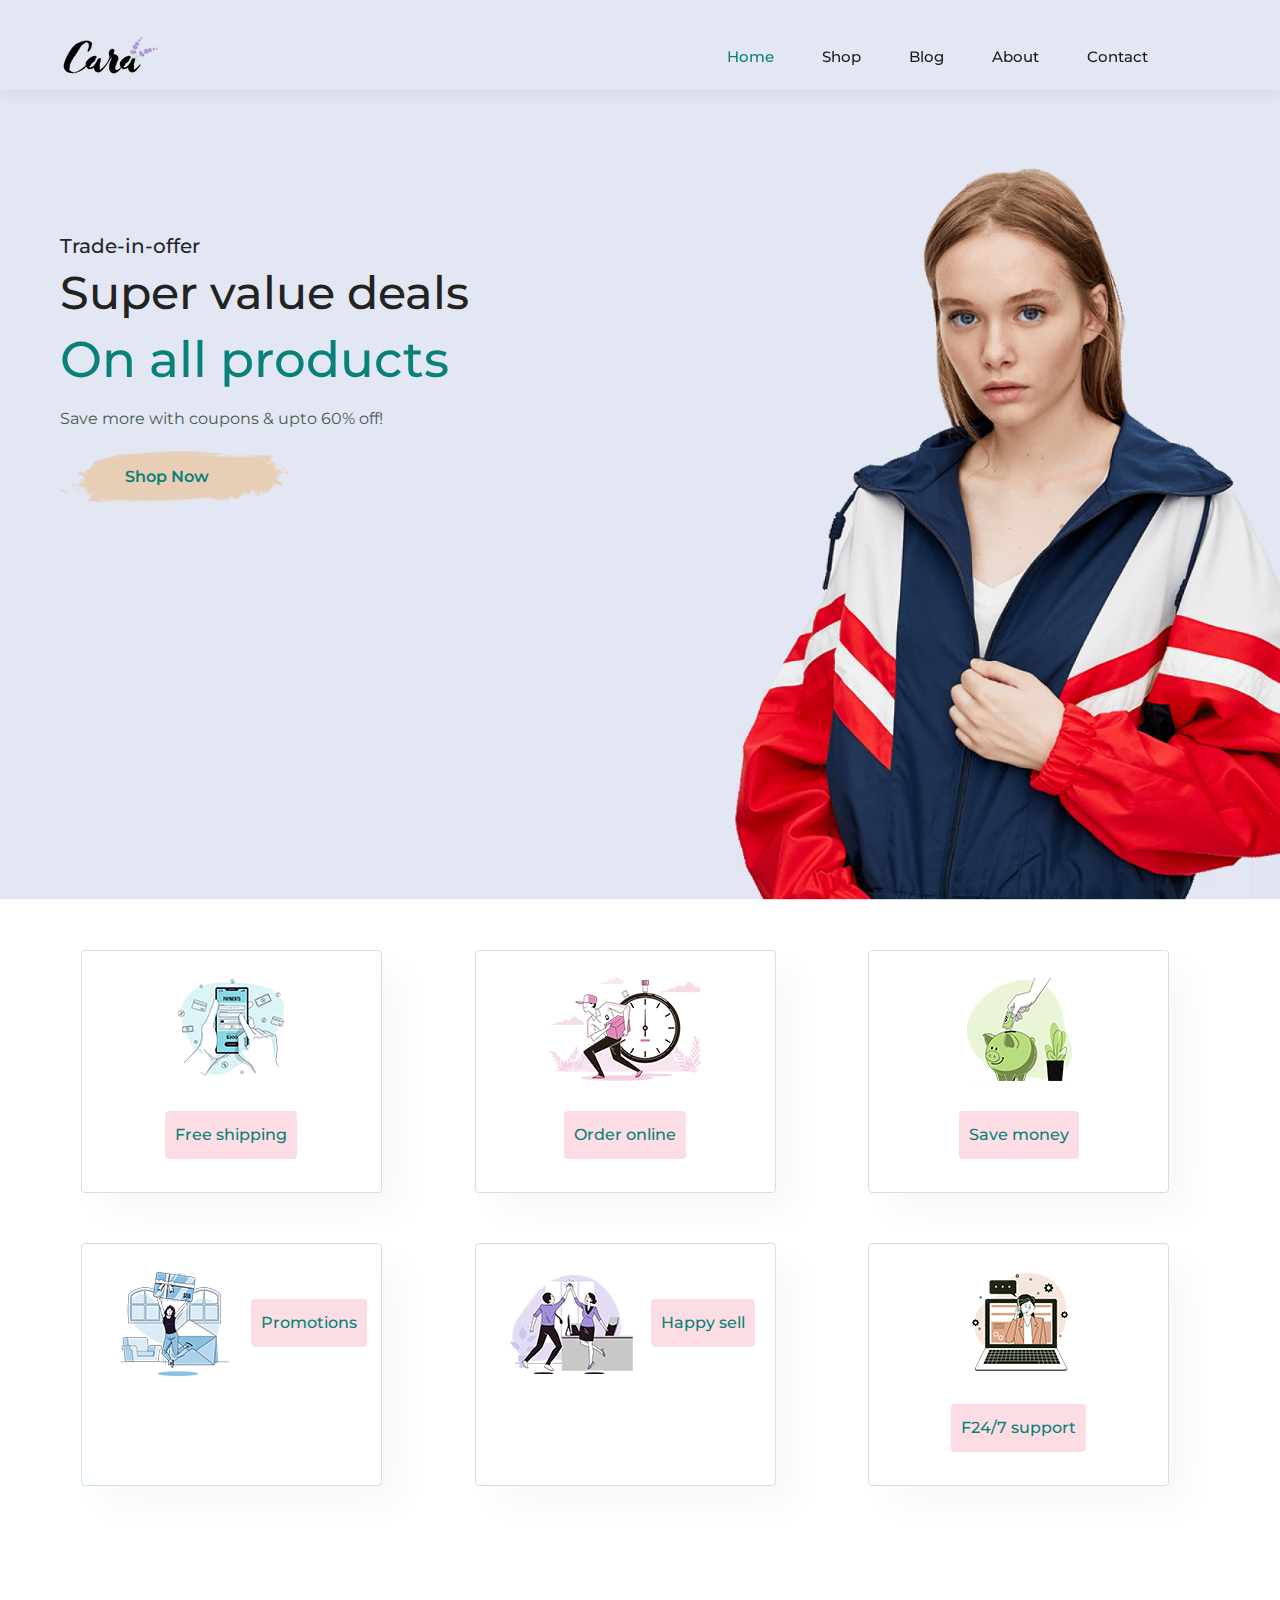
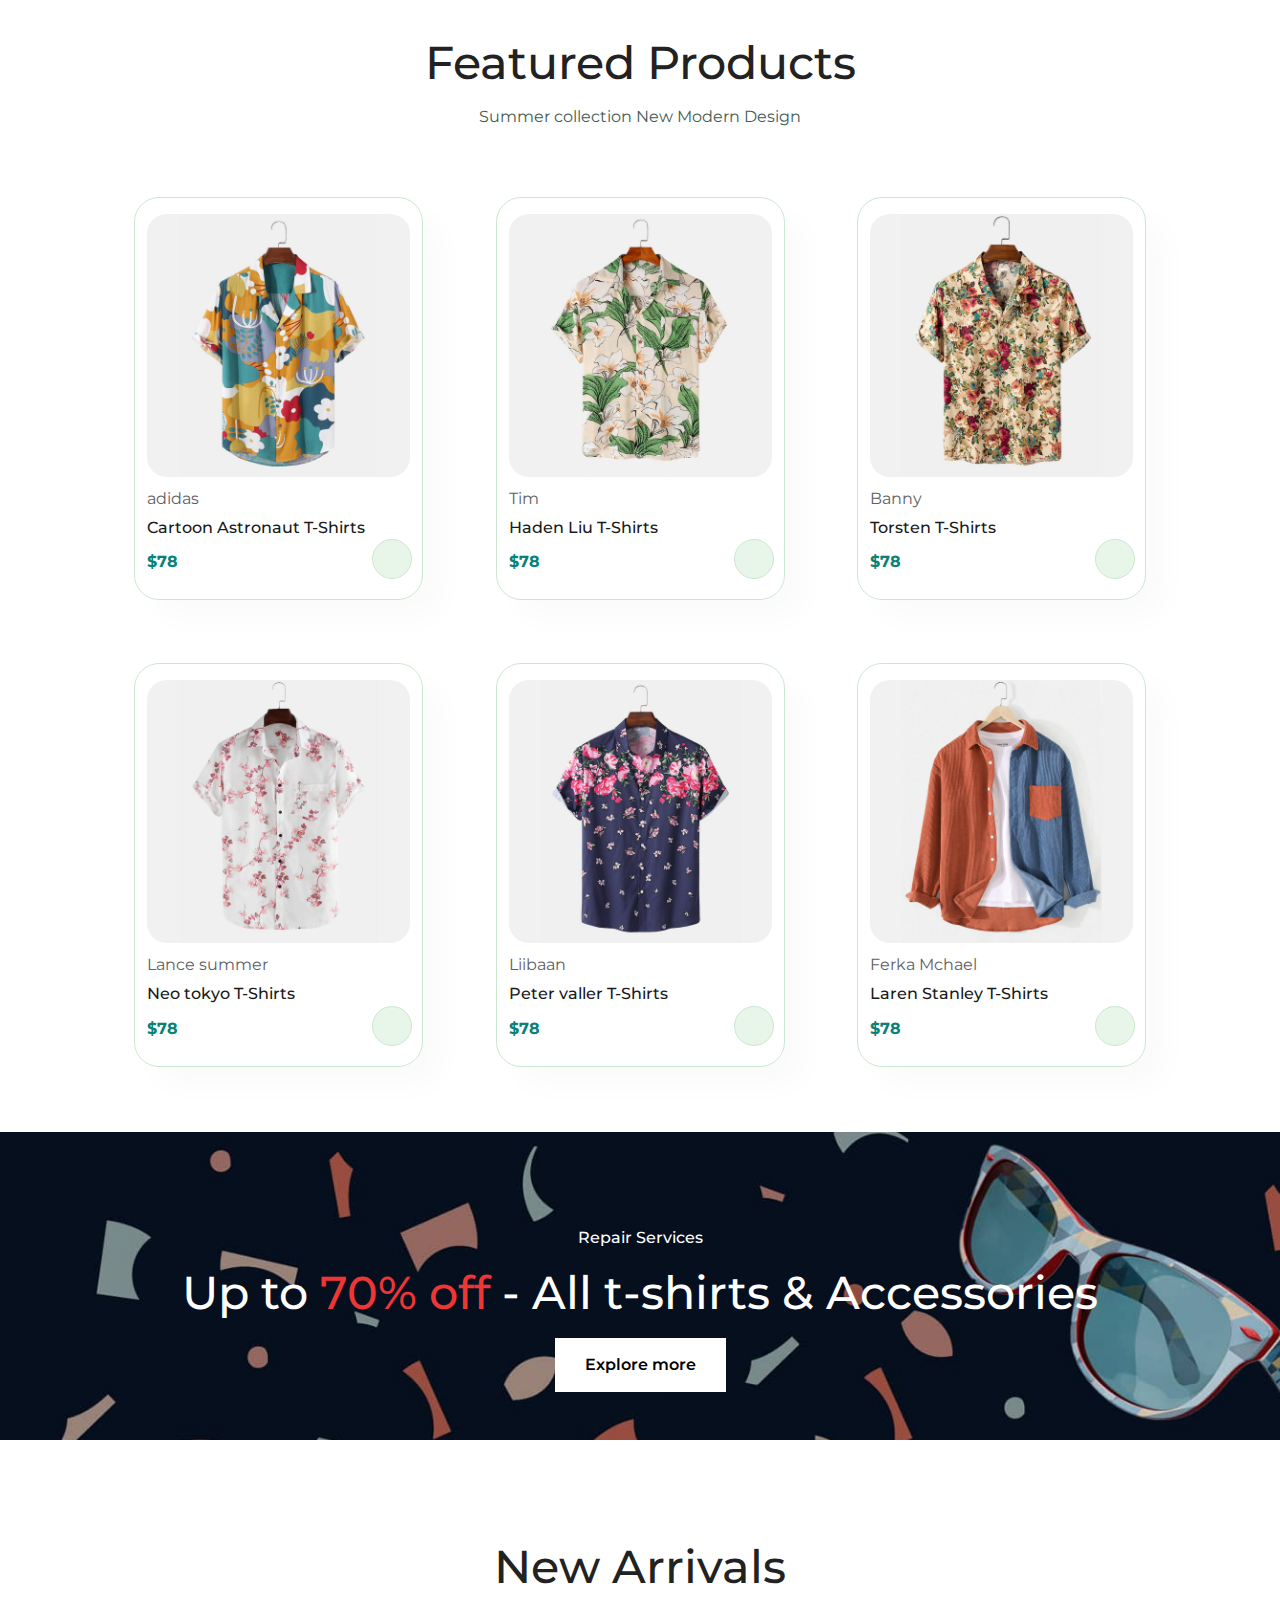
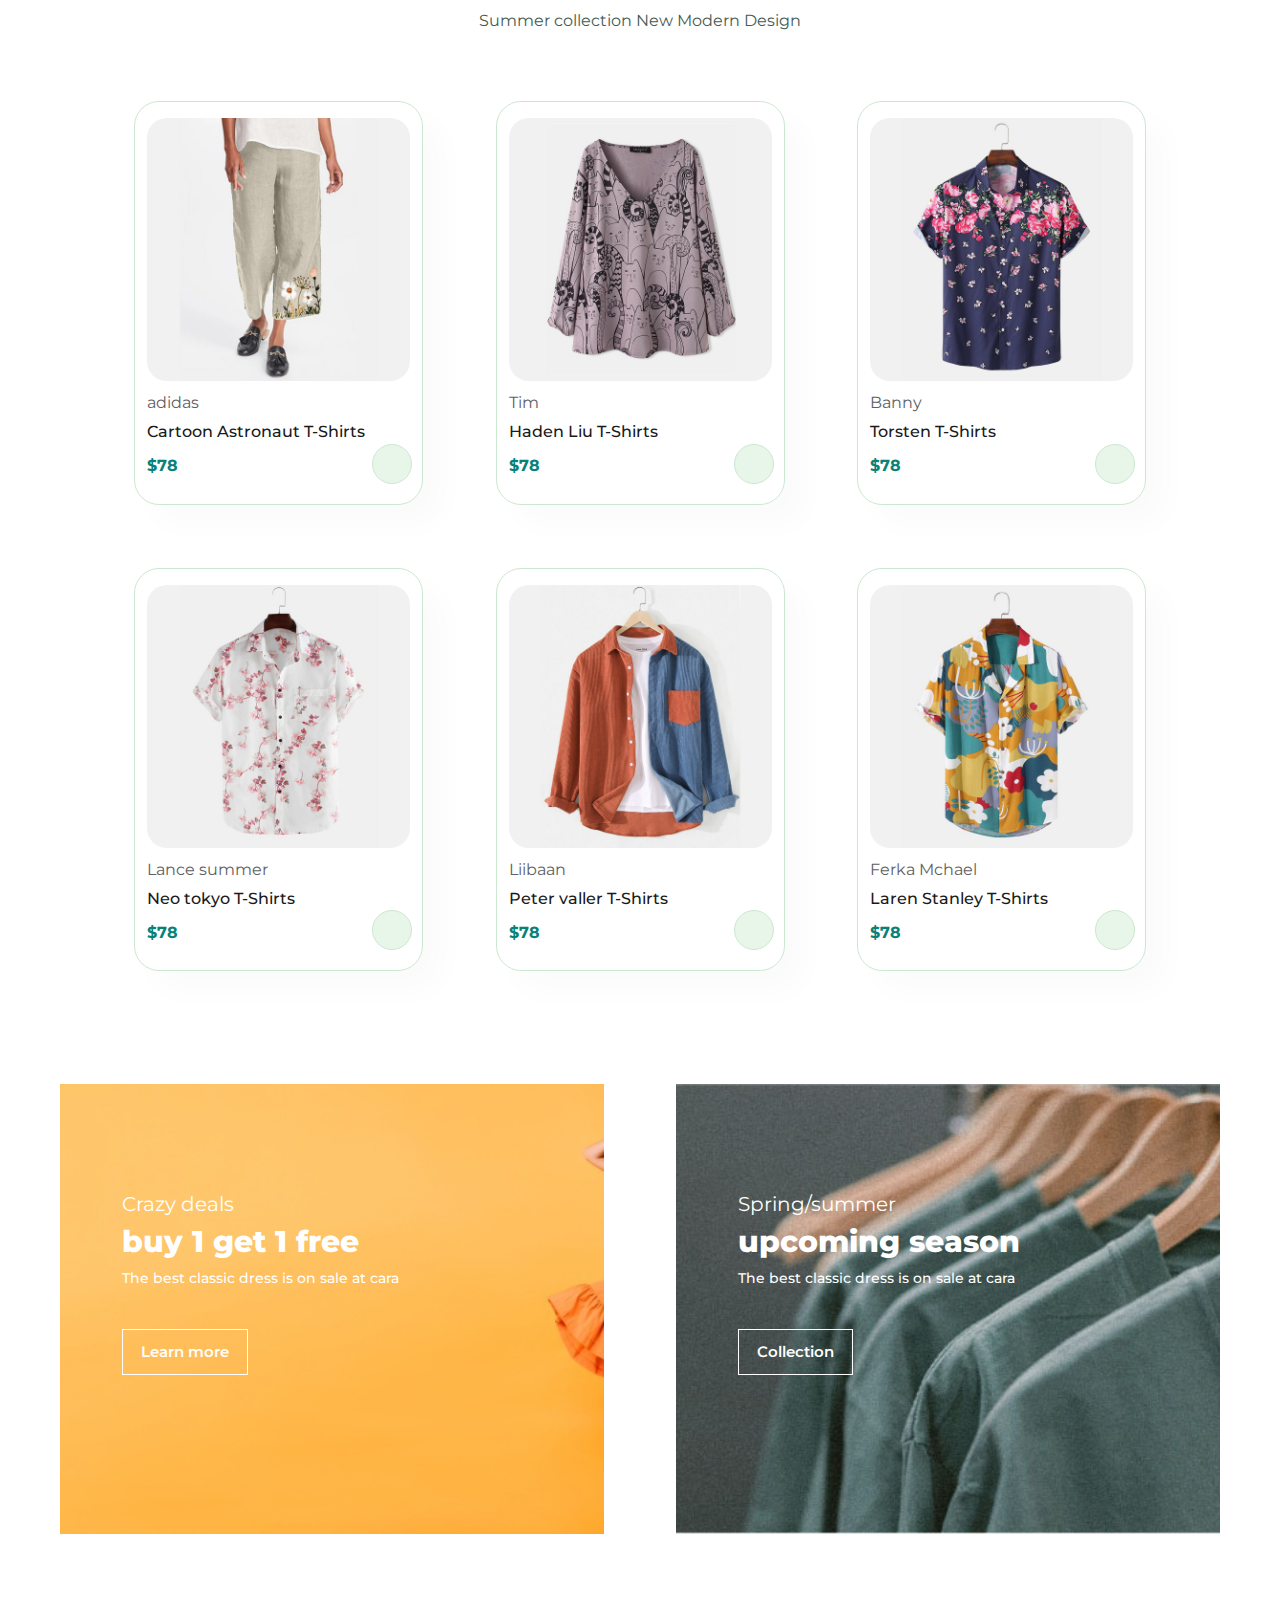
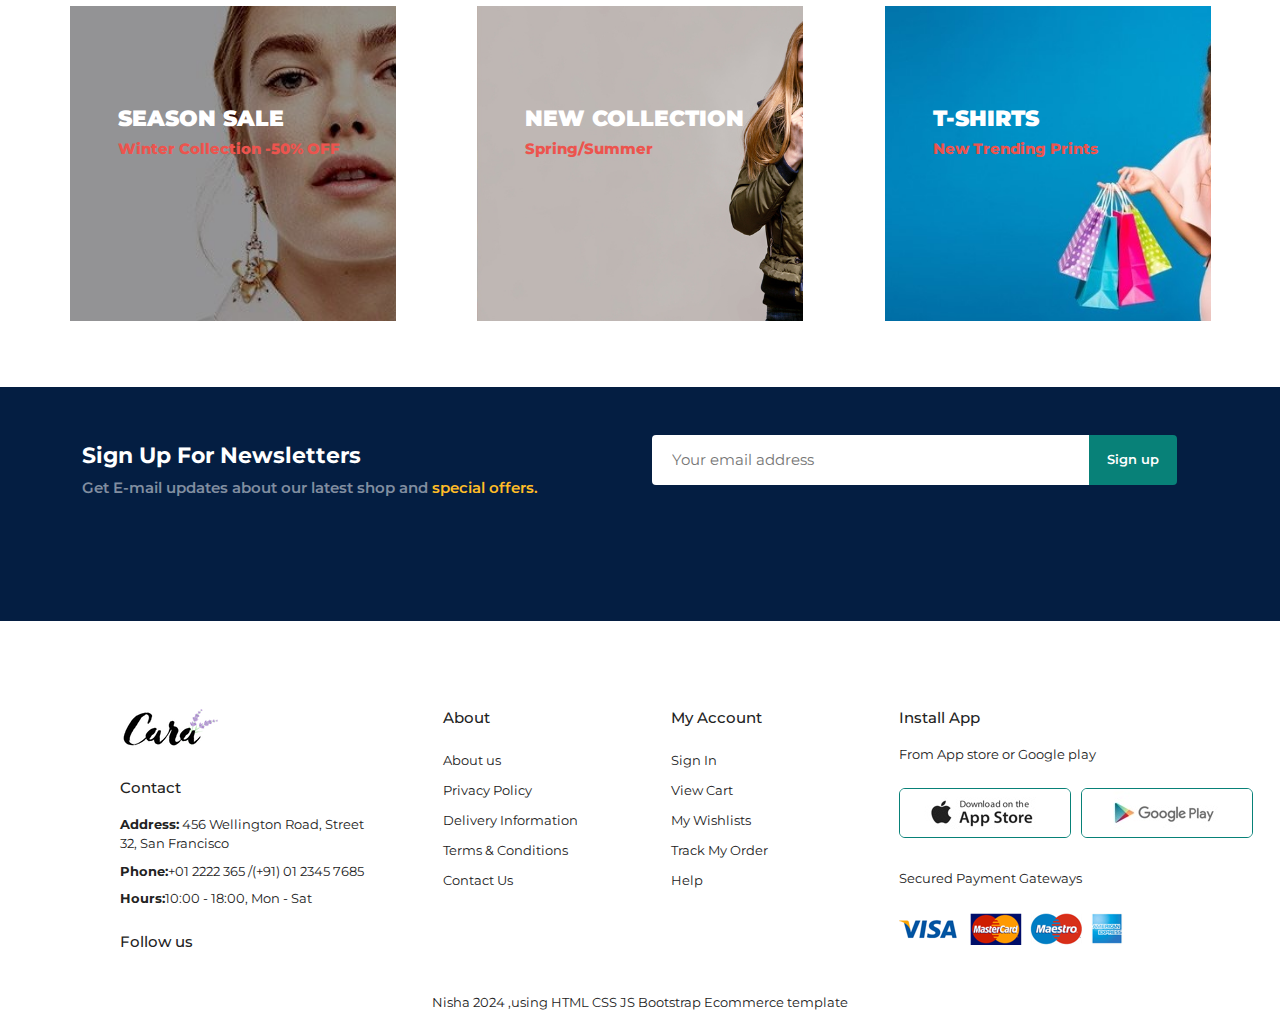
<file: index.html>
<!DOCTYPE html>
<html lang="en">

<head>
    <meta charset="UTF-8">
    <meta name="viewport" content="width=device-width, initial-scale=1.0">
    <title>E-Commerce Website</title>

    <!-- stylesheet link -->
    <link rel="stylesheet" href="style.css">

    <!-- font awesome cdn link -->
    <link rel="stylesheet" href="https://cdnjs.cloudflare.com/ajax/libs/font-awesome/6.5.1/css/all.min.css"
        integrity="sha512-DTOQO9RWCH3ppGqcWaEA1BIZOC6xxalwEsw9c2QQeAIftl+Vegovlnee1c9QX4TctnWMn13TZye+giMm8e2LwA=="
        crossorigin="anonymous" referrerpolicy="no-referrer" />

    <!-- bootstrap link -->
    <link href="https://cdn.jsdelivr.net/npm/bootstrap@5.3.2/dist/css/bootstrap.min.css" rel="stylesheet">

</head>

<body>
    <!-- header section -->
    <section class="header p-0 pt-4">
        <nav class="navbar navbar-expand-lg  px-5">
            <div class="container-fluid">
                <a class="navbar-brand" href="#"><img src="images/feature/logo.png"></a>
                <button class="navbar-toggler" type="button" data-bs-toggle="collapse"
                    data-bs-target="#navbarSupportedContent" aria-controls="navbarSupportedContent"
                    aria-expanded="false" aria-label="Toggle navigation">
                    <i class="fa-solid fa-bars hamburger "></i>
                </button>
                <div class="collapse navbar-collapse" id="navbarSupportedContent">

                    <div class="space-section mx-auto"></div>

                    <ul class="navbar-nav  mb-2 mb-lg-0  ">
                        <li class="nav-item px-3 ">
                            <a class="nav-link active menu" aria-current="page" href="index.html"
                                id="active-cl">Home</a>
                        </li>
                        <li class="nav-item px-3">
                            <a class="nav-link menu" href="shop.html">Shop</a>
                        </li>
                        <li class="nav-item px-3">
                            <a class="nav-link menu" href="blog.html">Blog</a>
                        </li>
                        <li class="nav-item px-3">
                            <a class="nav-link menu" href="about.html">About</a>
                        </li>
                        <li class="nav-item px-3">
                            <a class="nav-link menu" href="contact.html">Contact</a>
                        </li>
                        <li class="nav-item px-3">
                            <a class="nav-link menu" href="cart.html"><i class="fa-solid fa-bag-shopping"></i></a>
                        </li>
                    </ul>
                </div>
            </div>
        </nav>
    </section>


    <!-- banner section -->
    <section class="banner py-5">
        <div class="row px-4 py-5">
            <div class="col-md-12 pt-5 justify-content-center px-5 py-5">
                <h5>Trade-in-offer</h5>
                <h2>Super value deals</h2>
                <h1>On all products</h1>
                <p>Save more with coupons & upto 60% off!</p>
                <button>Shop Now</button>
            </div>
        </div>
    </section>


    <!-- features section -->
    <section class="feature section-p1">

        <div class="row justify-content-evenly">
            <div class="col-xl-3 col-xxl-3 col-md-4 col-sm-12 col-lg-3 text-center fe-box">
                <img src="./images/feature/f1.png" class="img-fluid">
                <h6 class="pt-3 pb-3">Free shipping</h6>
            </div>
            <div class="col-xl-3 col-xxl-3 col-md-4 col-sm-12 col-lg-3 text-center fe-box"><img
                    src="./images/feature/f2.png" class="img-fluid">
                <h6 class="pt-3 pb-3">Order online</h6>
            </div>
            <div class="col-xl-3 col-xxl-3 col-md-4  col-lg-3 col-sm-12 text-center fe-box"><img
                    src="./images/feature/f3.png" class="img-fluid">
                <h6 class="pt-3 pb-3">Save money</h6>
            </div>
            <div class="col-xl-3 col-xxl-3 col-md-4 col-lg-3 col-sm-12 text-center fe-box"><img
                    src="./images/feature/f4.png" class="img-fluid">
                <h6 class="pt-3 pb-3">Promotions</h6>
            </div>
            <div class="col-xl-3 col-xxl-3 col-md-4 col-sm-12 col-lg-3 col-sm-12 text-center  fe-box"><img
                    src="./images/feature/f5.png" class="img-fluid">
                <h6 class="pt-3 pb-3">Happy sell</h6>
            </div>
            <div class="col-xl-3 col-xxl-3 col-md-4 col-sm-12 col-lg-3 text-center
                fe-box"><img src="./images/feature/f6.png" class="img-fluid">
                <h6 class="pt-3 pb-3">F24/7 support</h6>
            </div>
        </div>

    </section>


    <!-- featured product -->
    <section class="featured-product section-p1">
        <div class="row">
            <div class="col-md-12 text-center">
                <h2>Featured Products</h2>
                <p>Summer collection New Modern
                    Design
                </p>
            </div>
        </div>

        <div class="row px-4 pt-5 justify-content-evenly">
            <div class="col-md-3 pro-container pt-3 section-p1 ">
                <div class="pro">
                    <img src="./images/product/f1.jpg" class="img-fluid">
                </div>
                <div class="des">
                    <span>adidas</span>
                    <h5>Cartoon Astronaut T-Shirts</h5>
                    <div class="star">
                        <i class="fas fa-star"></i>
                        <i class="fas fa-star"></i>
                        <i class="fas fa-star"></i>
                        <i class="fas fa-star"></i>
                    </div>
                    <div class="price">
                        <h4>$78</h4>
                    </div>
                    <a href="#"><i class="fa-solid fa-cart-shopping cart"></i></a>
                </div>
            </div>

            <div class="col-md-3 pro-container pt-3 section-p1 ">
                <div class="pro">
                    <img src="./images/product/f2.jpg" class="img-fluid">
                </div>
                <div class="des">
                    <span>Tim</span>
                    <h5>Haden Liu T-Shirts</h5>
                    <div class="star">
                        <i class="fas fa-star"></i>
                        <i class="fas fa-star"></i>
                        <i class="fas fa-star"></i>
                        <i class="fas fa-star"></i>
                    </div>
                    <div class="price">
                        <h4>$78</h4>
                    </div>
                    <a href="#"><i class="fa-solid fa-cart-shopping cart"></i></a>
                </div>
            </div>

            <div class="col-md-3 pro-container pt-3 section-p1 ">
                <div class="pro">
                    <img src="./images/product/f3.jpg" class="img-fluid">
                </div>
                <div class="des">
                    <span>Banny</span>
                    <h5>Torsten T-Shirts</h5>
                    <div class="star">
                        <i class="fas fa-star"></i>
                        <i class="fas fa-star"></i>
                        <i class="fas fa-star"></i>
                        <i class="fas fa-star"></i>
                    </div>
                    <div class="price">
                        <h4>$78</h4>
                    </div>
                    <a href="#"><i class="fa-solid fa-cart-shopping cart"></i></a>
                </div>
            </div>
        </div>

        <!-- 2nd row -->

        <div class="row px-4 pt-5 justify-content-evenly">
            <div class="col-md-3 pro-container pt-3 section-p1 ">
                <div class="pro">
                    <img src="./images/product/f4.jpg" class="img-fluid">
                </div>
                <div class="des">
                    <span>Lance summer</span>
                    <h5>Neo tokyo T-Shirts</h5>
                    <div class="star">
                        <i class="fas fa-star"></i>
                        <i class="fas fa-star"></i>
                        <i class="fas fa-star"></i>
                        <i class="fas fa-star"></i>
                    </div>
                    <div class="price">
                        <h4>$78</h4>
                    </div>
                    <a href="#"><i class="fa-solid fa-cart-shopping cart"></i></a>
                </div>
            </div>

            <div class="col-md-3 pro-container pt-3 section-p1 ">
                <div class="pro">
                    <img src="./images/product/f5.jpg" class="img-fluid">
                </div>
                <div class="des">
                    <span>Liibaan</span>
                    <h5>Peter valler T-Shirts</h5>
                    <div class="star">
                        <i class="fas fa-star"></i>
                        <i class="fas fa-star"></i>
                        <i class="fas fa-star"></i>
                        <i class="fas fa-star"></i>
                    </div>
                    <div class="price">
                        <h4>$78</h4>
                    </div>
                    <a href="#"><i class="fa-solid fa-cart-shopping cart"></i></a>
                </div>
            </div>

            <div class="col-md-3 pro-container pt-3 section-p1 ">
                <div class="pro">
                    <img src="./images/product/f6.jpg" class="img-fluid">
                </div>
                <div class="des">
                    <span>Ferka Mchael</span>
                    <h5>Laren Stanley T-Shirts</h5>
                    <div class="star">
                        <i class="fas fa-star"></i>
                        <i class="fas fa-star"></i>
                        <i class="fas fa-star"></i>
                        <i class="fas fa-star"></i>
                    </div>
                    <div class="price">
                        <h4>$78</h4>
                    </div>
                    <a href="#"><i class="fa-solid fa-cart-shopping cart"></i></a>
                </div>
            </div>
        </div>
    </section>


    <!-- call to action section -->
    <section class="banner2 pt-5">
        <div class="row my-5">
            <div class="col-md-12 text-center">
                <h4>Repair Services</h4>
                <h2>Up to <span>70% off </span>- All t-shirts & Accessories</h2>
                <button>Explore more</button>
            </div>
        </div>
    </section>


    <!-- new arrivals -->
    <section class="featured-product section-p1">
        <div class="row">
            <div class="col-md-12 text-center">
                <h2>New Arrivals</h2>
                <p>Summer collection New Modern
                    Design
                </p>
            </div>
        </div>

        <div class="row px-4 pt-5 justify-content-evenly">
            <div class="col-md-3 pro-container pt-3 section-p1 ">
                <div class="pro">
                    <img src="./images/product/f7.jpg" class="img-fluid">
                </div>
                <div class="des">
                    <span>adidas</span>
                    <h5>Cartoon Astronaut T-Shirts</h5>
                    <div class="star">
                        <i class="fas fa-star"></i>
                        <i class="fas fa-star"></i>
                        <i class="fas fa-star"></i>
                        <i class="fas fa-star"></i>
                    </div>
                    <div class="price">
                        <h4>$78</h4>
                    </div>
                    <a href="#"><i class="fa-solid fa-cart-shopping cart"></i></a>
                </div>
            </div>

            <div class="col-md-3 pro-container pt-3 section-p1 ">
                <div class="pro">
                    <img src="./images/product/f8.jpg" class="img-fluid">
                </div>
                <div class="des">
                    <span>Tim</span>
                    <h5>Haden Liu T-Shirts</h5>
                    <div class="star">
                        <i class="fas fa-star"></i>
                        <i class="fas fa-star"></i>
                        <i class="fas fa-star"></i>
                        <i class="fas fa-star"></i>
                    </div>
                    <div class="price">
                        <h4>$78</h4>
                    </div>
                    <a href="#"><i class="fa-solid fa-cart-shopping cart"></i></a>
                </div>
            </div>

            <div class="col-md-3 pro-container pt-3 section-p1 ">
                <div class="pro">
                    <img src="./images/product/f5.jpg" class="img-fluid">
                </div>
                <div class="des">
                    <span>Banny</span>
                    <h5>Torsten T-Shirts</h5>
                    <div class="star">
                        <i class="fas fa-star"></i>
                        <i class="fas fa-star"></i>
                        <i class="fas fa-star"></i>
                        <i class="fas fa-star"></i>
                    </div>
                    <div class="price">
                        <h4>$78</h4>
                    </div>
                    <a href="#"><i class="fa-solid fa-cart-shopping cart"></i></a>
                </div>
            </div>
        </div>

        <!-- 2nd row -->

        <div class="row px-4 pt-5 justify-content-evenly">
            <div class="col-md-3 pro-container pt-3 section-p1 ">
                <div class="pro">
                    <img src="./images/product/f4.jpg" class="img-fluid">
                </div>
                <div class="des">
                    <span>Lance summer</span>
                    <h5>Neo tokyo T-Shirts</h5>
                    <div class="star">
                        <i class="fas fa-star"></i>
                        <i class="fas fa-star"></i>
                        <i class="fas fa-star"></i>
                        <i class="fas fa-star"></i>
                    </div>
                    <div class="price">
                        <h4>$78</h4>
                    </div>
                    <a href="#"><i class="fa-solid fa-cart-shopping cart"></i></a>
                </div>
            </div>

            <div class="col-md-3 pro-container pt-3 section-p1 ">
                <div class="pro">
                    <img src="./images/product/f6.jpg" class="img-fluid">
                </div>
                <div class="des">
                    <span>Liibaan</span>
                    <h5>Peter valler T-Shirts</h5>
                    <div class="star">
                        <i class="fas fa-star"></i>
                        <i class="fas fa-star"></i>
                        <i class="fas fa-star"></i>
                        <i class="fas fa-star"></i>
                    </div>
                    <div class="price">
                        <h4>$78</h4>
                    </div>
                    <a href="#"><i class="fa-solid fa-cart-shopping cart"></i></a>
                </div>
            </div>

            <div class="col-md-3 pro-container pt-3 section-p1 ">
                <div class="pro">
                    <img src="./images/product/f1.jpg" class="img-fluid">
                </div>
                <div class="des">
                    <span>Ferka Mchael</span>
                    <h5>Laren Stanley T-Shirts</h5>
                    <div class="star">
                        <i class="fas fa-star"></i>
                        <i class="fas fa-star"></i>
                        <i class="fas fa-star"></i>
                        <i class="fas fa-star"></i>
                    </div>
                    <div class="price">
                        <h4>$78</h4>
                    </div>
                    <a href="#"><i class="fa-solid fa-cart-shopping cart"></i></a>
                </div>
            </div>
        </div>
    </section>

    <!-- small banner -->
    <section class="sm-banner">

        <div class="row justify-content-evenly">
            <div class="col-md-12  col-lg-5 sm-banner1 align-item-center pt-5 my-5">
                <div class="content">
                    <h2>Crazy deals</h2>
                    <h4>buy 1 get 1 free</h4>
                    <p> The best classic dress is on sale at cara</p>
                    <br>
                    <button class="white">Learn more</button>
                </div>
            </div>

            <div class="col-md-12  col-lg-5 sm-banner1 sm-banner2 align-item-center pt-5 my-5">
                <div class="content">
                    <h2>Spring/summer</h2>
                    <h4>upcoming season</h4>
                    <p> The best classic dress is on sale at cara</p>
                    <br>
                    <button class="white">Collection</button>
                </div>
            </div>
        </div>
    </section>

    <!-- text banner -->

    <section class="text-banner pt-2">
        <div class="row justify-content-evenly">
            <div class="col-md-3 tx-banner1 tx-content align-item-center my-3  px-5
            ">
                <h2>SEASON SALE</h2>
                <h3>Winter Collection -50% OFF</h3>
            </div>

            <div class="col-md-3 tx-banner2 tx-content align-item-center my-3  px-5">
                <h2>NEW COLLECTION</h2>
                <h3>Spring/Summer</h3>
            </div>

            <div class="col-md-3 tx-banner3 tx-content align-item-center my-3 px-5
            ">
                <h2>T-SHIRTS</h2>
                <h3>New Trending Prints</h3>
            </div>
        </div>
    </section>

    <!-- Newsletter section -->
    <section class="newsletter-section">
        <div class="container">
            <div class="row justify-content-center  pt-md-5 pt-lg-5 pt-xl-5 pt-sm-1 ">
                <div class="col-md-6 newsletter  py-sm-2 align-item-center  pt-4">
                    <h4>Sign Up For Newsletters</h4>
                    <p>
                        Get E-mail updates about our latest shop and <span>special offers.</span>
                    </p>
                </div>

                <div class="col-md-6 form align-item-center">
                    <input type="text" placeholder="Your email address">
                    <button class="">Sign up</button>
                </div>
            </div>
        </div>
    </section>

    <!-- footer section -->

    <footer class="footer pt-3">
        <div class="container pt-5 pb-3">
            <div class="row justify-content-evenly">
                <div class="col-md-3 pt-4 ">
                    <img src="./images/feature/logo.png" class="logo">
                    <h4>Contact</h4>
                    <p><strong>Address:</strong> 456 Wellington Road, Street 32, San Francisco</p>
                    <p><strong>Phone:</strong>+01 2222 365 /(+91) 01 2345 7685</p>
                    <p><strong>Hours:</strong>10:00 - 18:00, Mon - Sat</p>
                    <h4 class="pt-3">Follow us</h4>
                    <div class="icon">
                        <i class="fab fa-facebook"></i>
                        <i class="fab fa-instagram"></i>
                        <i class="fab fa-twitter"></i>
                        <i class="fab fa-youtube"></i>
                        <i class="fab fa-pinterest-p"></i>
                    </div>
                </div>

                <div class="col-md-2 column pt-4">
                    <h4>About</h4>
                    <a href="#">About us</a>
                    <a href="#">Privacy Policy</a>
                    <a href="#">Delivery Information</a>
                    <a href="#">Terms & Conditions</a>
                    <a href="#">Contact Us</a>
                </div>

                <div class="col-md-2 column pt-4">
                    <h4>My Account</h4>
                    <a href="#">Sign In</a>
                    <a href="#">View Cart</a>
                    <a href="#">My Wishlists</a>
                    <a href="#">Track My Order</a>
                    <a href="#">Help</a>
                </div>

                <div class="col-md-3 column pt-4 install">
                    <h4>Install App</h4>
                    <p>From App store or Google play</p>
                    <div class="store pt-3 ">
                        <img src="./images/pay/app.jpg">
                        <img src="images/pay/play.jpg">
                    </div>
                    <p class="pt-3 pb-3">Secured Payment Gateways</p>
                    <img src="images/pay/pay.png">
                </div>

            </div>
        </div>
        <div class="row copyright">
            <div class="col-md-12 text-center pt-2 pb-2">
                <p>Nisha 2024 ,using HTML CSS JS Bootstrap Ecommerce template</p>
            </div>
        </div>
    </footer>

    <script src="script.js"></script>
    <script src="https://cdn.jsdelivr.net/npm/bootstrap@5.3.2/dist/js/bootstrap.bundle.min.js"
        integrity="sha384-C6RzsynM9kWDrMNeT87bh95OGNyZPhcTNXj1NW7RuBCsyN/o0jlpcV8Qyq46cDfL"
        crossorigin="anonymous"></script>
</body>


</html>
</file>
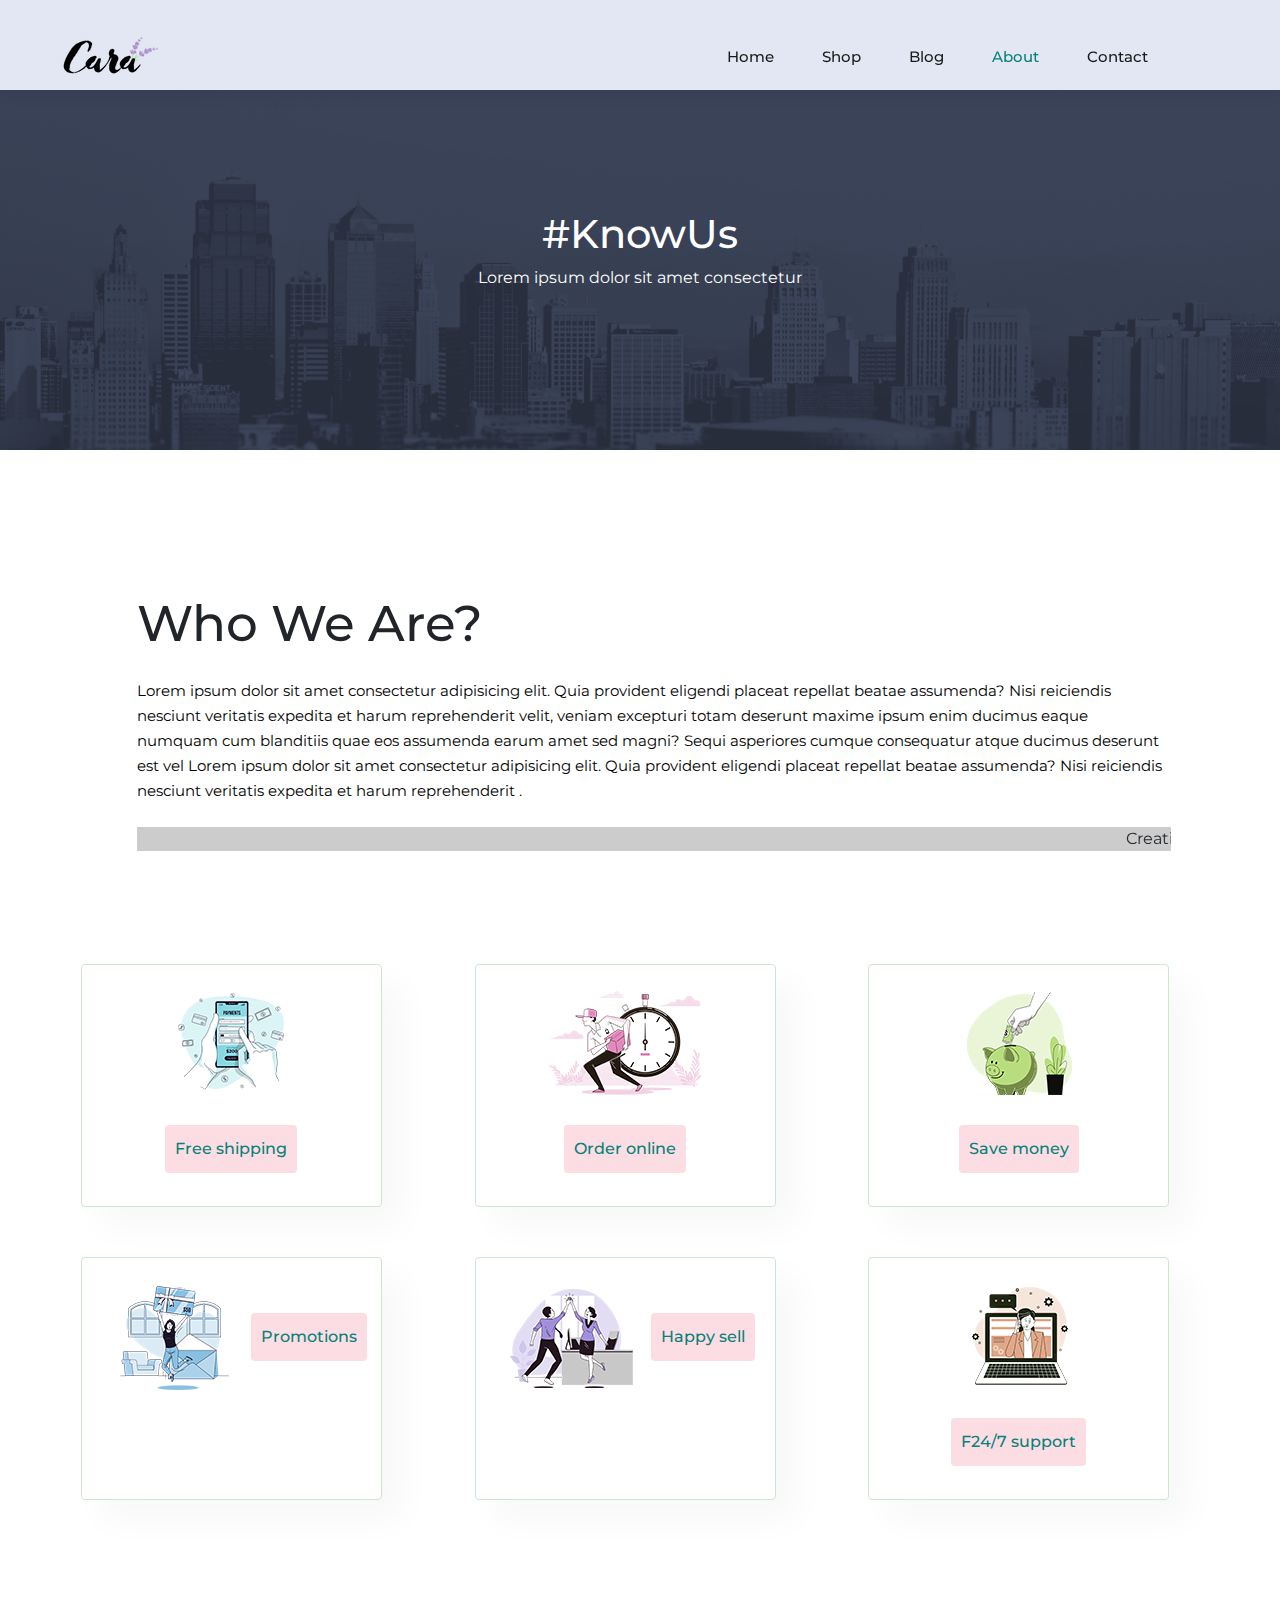
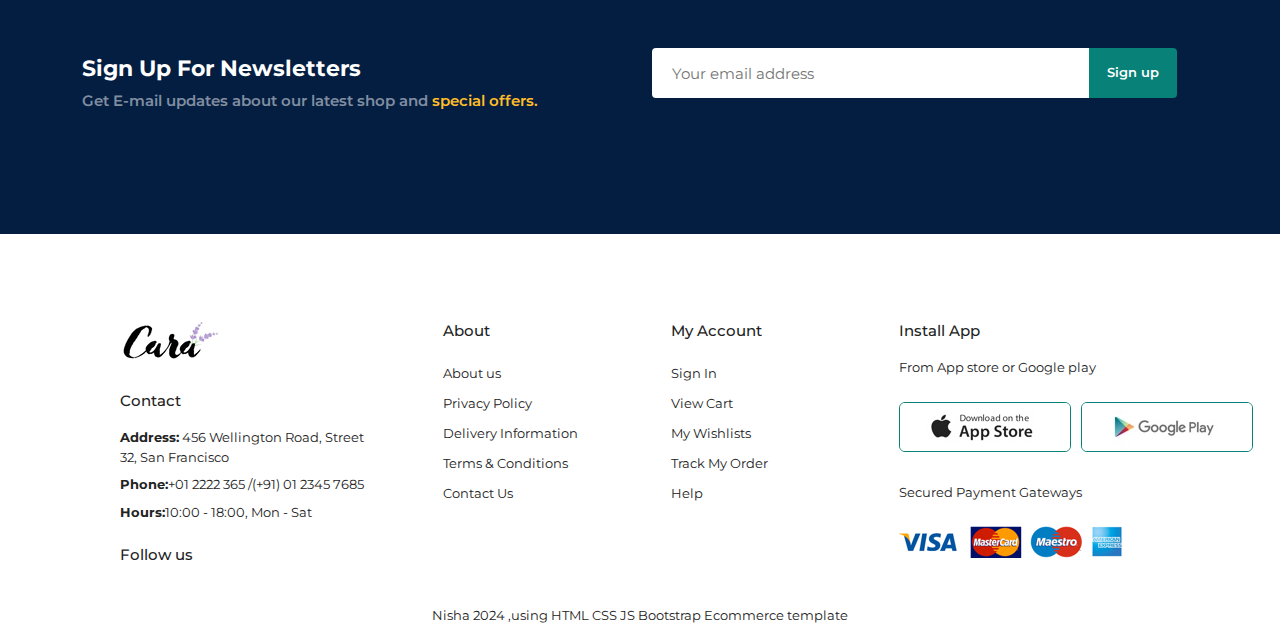
<file: about.html>
<!DOCTYPE html>
<html lang="en">

<head>
    <meta charset="UTF-8">
    <meta name="viewport" content="width=device-width, initial-scale=1.0">
    <title>E-Commerce Website</title>
    <!-- stylesheet link -->
    <link rel="stylesheet" href="style.css">
    <!-- font awesome cdn link -->
    <link rel="stylesheet" href="https://cdnjs.cloudflare.com/ajax/libs/font-awesome/6.5.1/css/all.min.css"
        integrity="sha512-DTOQO9RWCH3ppGqcWaEA1BIZOC6xxalwEsw9c2QQeAIftl+Vegovlnee1c9QX4TctnWMn13TZye+giMm8e2LwA=="
        crossorigin="anonymous" referrerpolicy="no-referrer" />
    <!-- bootstrap link -->
    <link href="https://cdn.jsdelivr.net/npm/bootstrap@5.3.2/dist/css/bootstrap.min.css" rel="stylesheet">

</head>

<body>
    <!-- header section -->
    <section class="header p-0 pt-4">
        <nav class="navbar navbar-expand-lg  px-5">
            <div class="container-fluid">
                <a class="navbar-brand" href="#"><img src="images/feature/logo.png"></a>
                <button class="navbar-toggler" type="button" data-bs-toggle="collapse"
                    data-bs-target="#navbarSupportedContent" aria-controls="navbarSupportedContent"
                    aria-expanded="false" aria-label="Toggle navigation">
                    <span class="navbar-toggler-icon"></span>
                </button>
                <div class="collapse navbar-collapse" id="navbarSupportedContent">

                    <div class="space-section mx-auto"></div>

                    <ul class="navbar-nav  mb-2 mb-lg-0  ">
                        <li class="nav-item px-3 ">
                            <a class="nav-link active menu" aria-current="page" href="index.html">Home</a>
                        </li>
                        <li class="nav-item px-3">
                            <a class="nav-link menu" href="shop.html">Shop</a>
                        </li>
                        <li class="nav-item px-3">
                            <a class="nav-link menu" href="blog.html">Blog</a>
                        </li>
                        <li class="nav-item px-3">
                            <a class="nav-link menu" href="about.html" id="active-cl">About</a>
                        </li>
                        <li class="nav-item px-3">
                            <a class="nav-link menu" href="contact.html">Contact</a>
                        </li>
                        <li class="nav-item px-3">
                            <a class="nav-link menu" href="cart.html"><i class="fa-solid fa-bag-shopping"></i></a>
                        </li>
                    </ul>
                </div>
            </div>
        </nav>
    </section>


    <!-- about banner section -->
    <section class="about-banner  blog-banner about py-4">
        <div class="row px-4 py-5">
            <div class="col-md-12 pt-5 text-center px-5 py-5">
                <h2>#KnowUs</h2>
                <p>Lorem ipsum dolor sit amet consectetur</p>
            </div>
        </div>
    </section>

    <!-- about-content -->
    <section class="blog-content ">
        <div class="row justify-content-evenly pb-5 about-box">
            <div class="col-md-5 about-img col-sm-12  col-lg-10 col-xl-10 col-xxl-5">
                <img src="./images/about/a6.jpg" class="img-fluid">
            </div>
            <div class="col-md-10  col-lg-10 col-sm-12 pt-md-5 pt-lg-3 pt-xl-5 about-details col-xl-10 col-xxl-5">
                <h1 class="pt-md-3 pb-3  ">Who We Are?</h1>
                <p>Lorem ipsum dolor sit amet consectetur adipisicing elit. Quia provident eligendi placeat repellat
                    beatae assumenda? Nisi reiciendis nesciunt veritatis expedita et harum reprehenderit velit, veniam
                    excepturi totam deserunt maxime ipsum enim ducimus eaque numquam cum blanditiis quae eos assumenda
                    earum amet sed magni? Sequi asperiores cumque consequatur atque ducimus deserunt est vel Lorem ipsum
                    dolor sit amet consectetur adipisicing elit. Quia provident eligendi placeat repellat
                    beatae assumenda? Nisi reiciendis nesciunt veritatis expedita et harum reprehenderit
                    .</p>
                <marquee class="my-2 " bgcolor="#ccc" loop="-1" scrollamount="5" width="100%">Creating stuning
                    images
                    with
                    as much or
                    as little control as you like thanks to a choice of basic and creative mode</marquee>

            </div>

        </div>


    </section>

    <!-- features section -->
    <section class="feature section-p1">

        <div class="row justify-content-evenly">
            <div class="col-xl-3 col-xxl-3 col-md-4 col-sm-12 col-lg-3 text-center fe-box">
                <img src="./images/feature/f1.png" class="img-fluid">
                <h6 class="pt-3 pb-3">Free shipping</h6>
            </div>
            <div class="col-xl-3 col-xxl-3 col-md-4 col-sm-12 col-lg-3 text-center fe-box"><img
                    src="./images/feature/f2.png" class="img-fluid">
                <h6 class="pt-3 pb-3">Order online</h6>
            </div>
            <div class="col-xl-3 col-xxl-3 col-md-4  col-lg-3 col-sm-12 text-center fe-box"><img
                    src="./images/feature/f3.png" class="img-fluid">
                <h6 class="pt-3 pb-3">Save money</h6>
            </div>
            <div class="col-xl-3 col-xxl-3 col-md-4 col-lg-3 col-sm-12 text-center fe-box"><img
                    src="./images/feature/f4.png" class="img-fluid">
                <h6 class="pt-3 pb-3">Promotions</h6>
            </div>
            <div class="col-xl-3 col-xxl-3 col-md-4 col-sm-12 col-lg-3 col-sm-12 text-center  fe-box"><img
                    src="./images/feature/f5.png" class="img-fluid">
                <h6 class="pt-3 pb-3">Happy sell</h6>
            </div>
            <div class="col-xl-3 col-xxl-3 col-md-4 col-sm-12 col-lg-3 text-center
                fe-box"><img src="./images/feature/f6.png" class="img-fluid">
                <h6 class="pt-3 pb-3">F24/7 support</h6>
            </div>
        </div>

    </section>




    <!-- Newsletter section -->
    <section class="newsletter-section">
        <div class="container">
            <div class="row justify-content-center  pt-md-5 pt-lg-5 pt-xl-5 pt-sm-1 ">
                <div class="col-md-6 newsletter  py-sm-2 align-item-center  pt-4">
                    <h4>Sign Up For Newsletters</h4>
                    <p>
                        Get E-mail updates about our latest shop and <span>special offers.</span>
                    </p>
                </div>

                <div class="col-md-6 form align-item-center">
                    <input type="text" placeholder="Your email address">
                    <button class="">Sign up</button>
                </div>
            </div>
        </div>
    </section>

    <!-- footer section -->

    <footer class="footer pt-3">
        <div class="container pt-5 pb-3">
            <div class="row justify-content-evenly">
                <div class="col-md-3 pt-4 ">
                    <img src="./images/feature/logo.png" class="logo">
                    <h4>Contact</h4>
                    <p><strong>Address:</strong> 456 Wellington Road, Street 32, San Francisco</p>
                    <p><strong>Phone:</strong>+01 2222 365 /(+91) 01 2345 7685</p>
                    <p><strong>Hours:</strong>10:00 - 18:00, Mon - Sat</p>
                    <h4 class="pt-3">Follow us</h4>
                    <div class="icon">
                        <i class="fab fa-facebook"></i>
                        <i class="fab fa-instagram"></i>
                        <i class="fab fa-twitter"></i>
                        <i class="fab fa-youtube"></i>
                        <i class="fab fa-pinterest-p"></i>
                    </div>
                </div>

                <div class="col-md-2 column pt-4">
                    <h4>About</h4>
                    <a href="#">About us</a>
                    <a href="#">Privacy Policy</a>
                    <a href="#">Delivery Information</a>
                    <a href="#">Terms & Conditions</a>
                    <a href="#">Contact Us</a>
                </div>

                <div class="col-md-2 column pt-4">
                    <h4>My Account</h4>
                    <a href="#">Sign In</a>
                    <a href="#">View Cart</a>
                    <a href="#">My Wishlists</a>
                    <a href="#">Track My Order</a>
                    <a href="#">Help</a>
                </div>

                <div class="col-md-3 column pt-4 install">
                    <h4>Install App</h4>
                    <p>From App store or Google play</p>
                    <div class="store pt-3 ">
                        <img src="./images/pay/app.jpg">
                        <img src="images/pay/play.jpg">
                    </div>
                    <p class="pt-3 pb-3">Secured Payment Gateways</p>
                    <img src="images/pay/pay.png">
                </div>

            </div>
        </div>
        <div class="row copyright">
            <div class="col-md-12 text-center pt-2 pb-2">
                <p>Nisha 2024 ,using HTML CSS JS Bootstrap Ecommerce template</p>
            </div>
        </div>
    </footer>

    <script src="script.js"></script>
    <script src="https://cdn.jsdelivr.net/npm/bootstrap@5.3.2/dist/js/bootstrap.bundle.min.js"
        integrity="sha384-C6RzsynM9kWDrMNeT87bh95OGNyZPhcTNXj1NW7RuBCsyN/o0jlpcV8Qyq46cDfL"
        crossorigin="anonymous"></script>
</body>

</html>
</file>
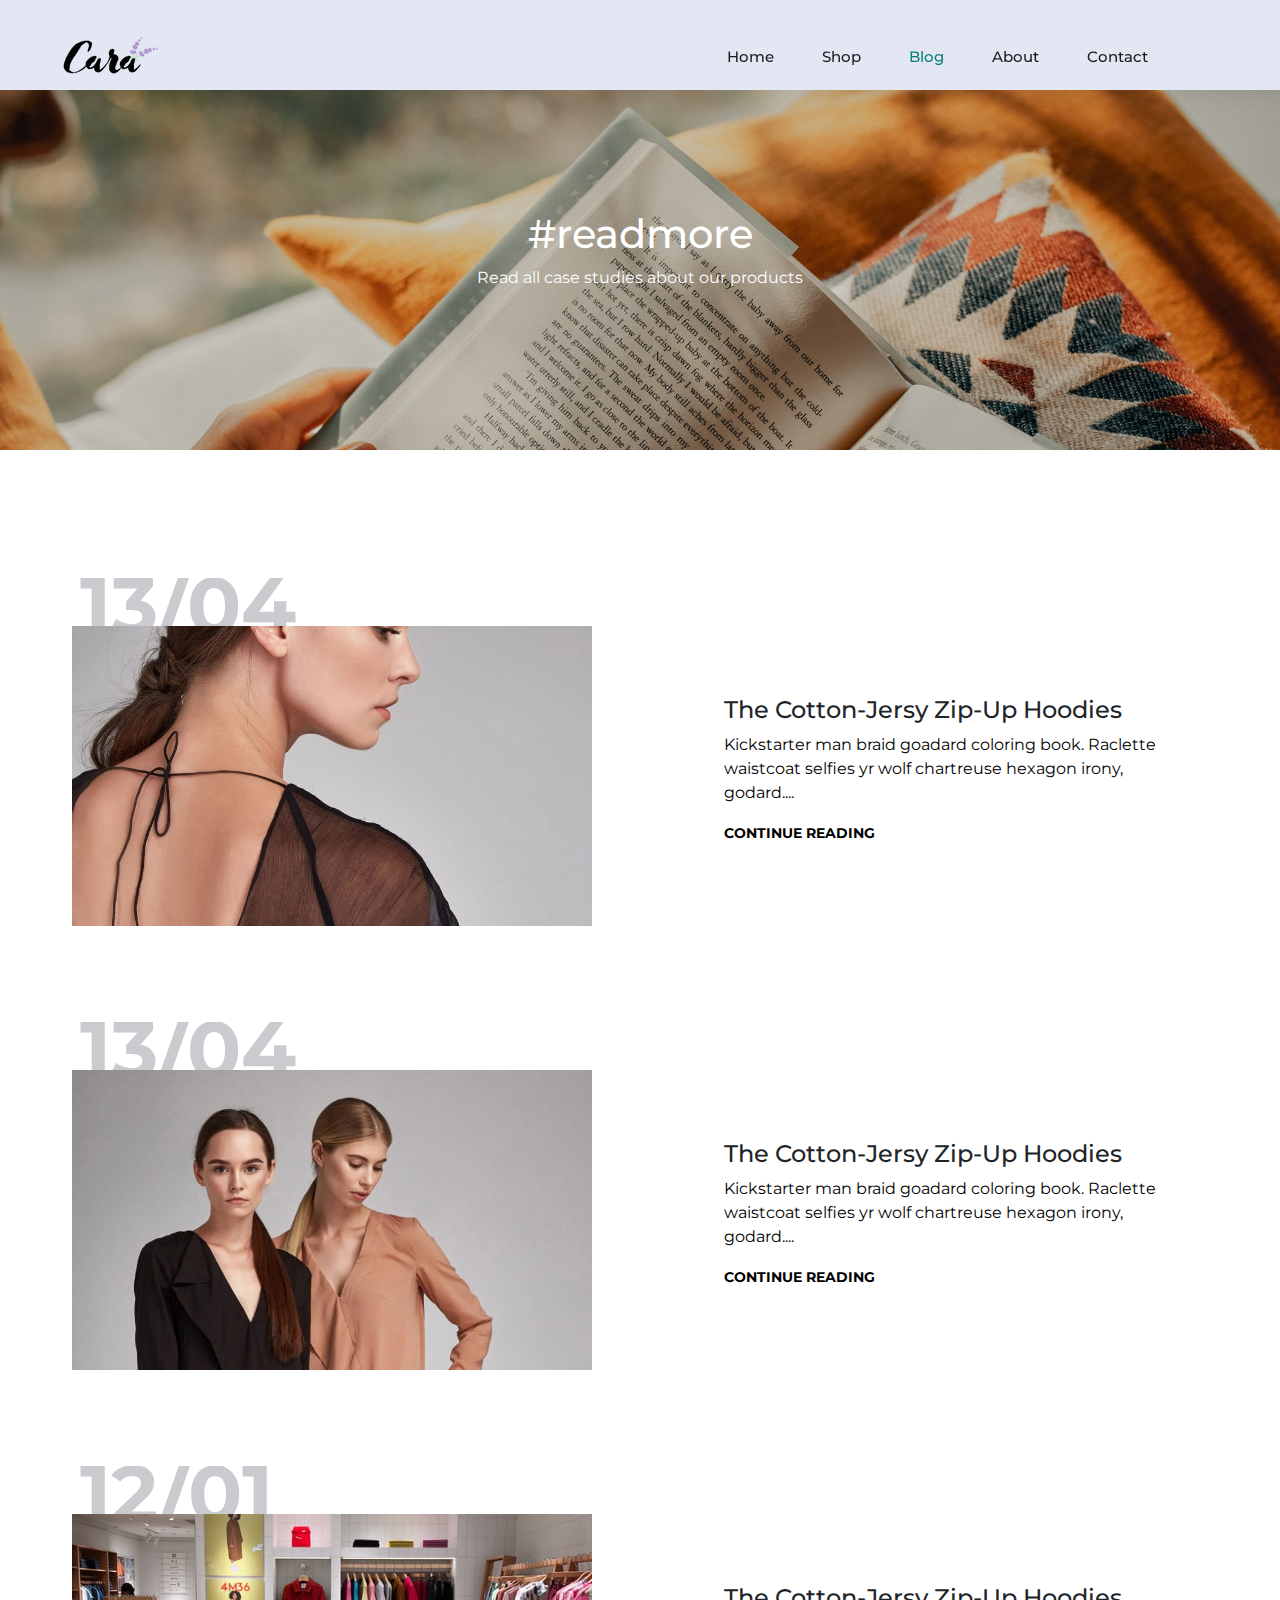
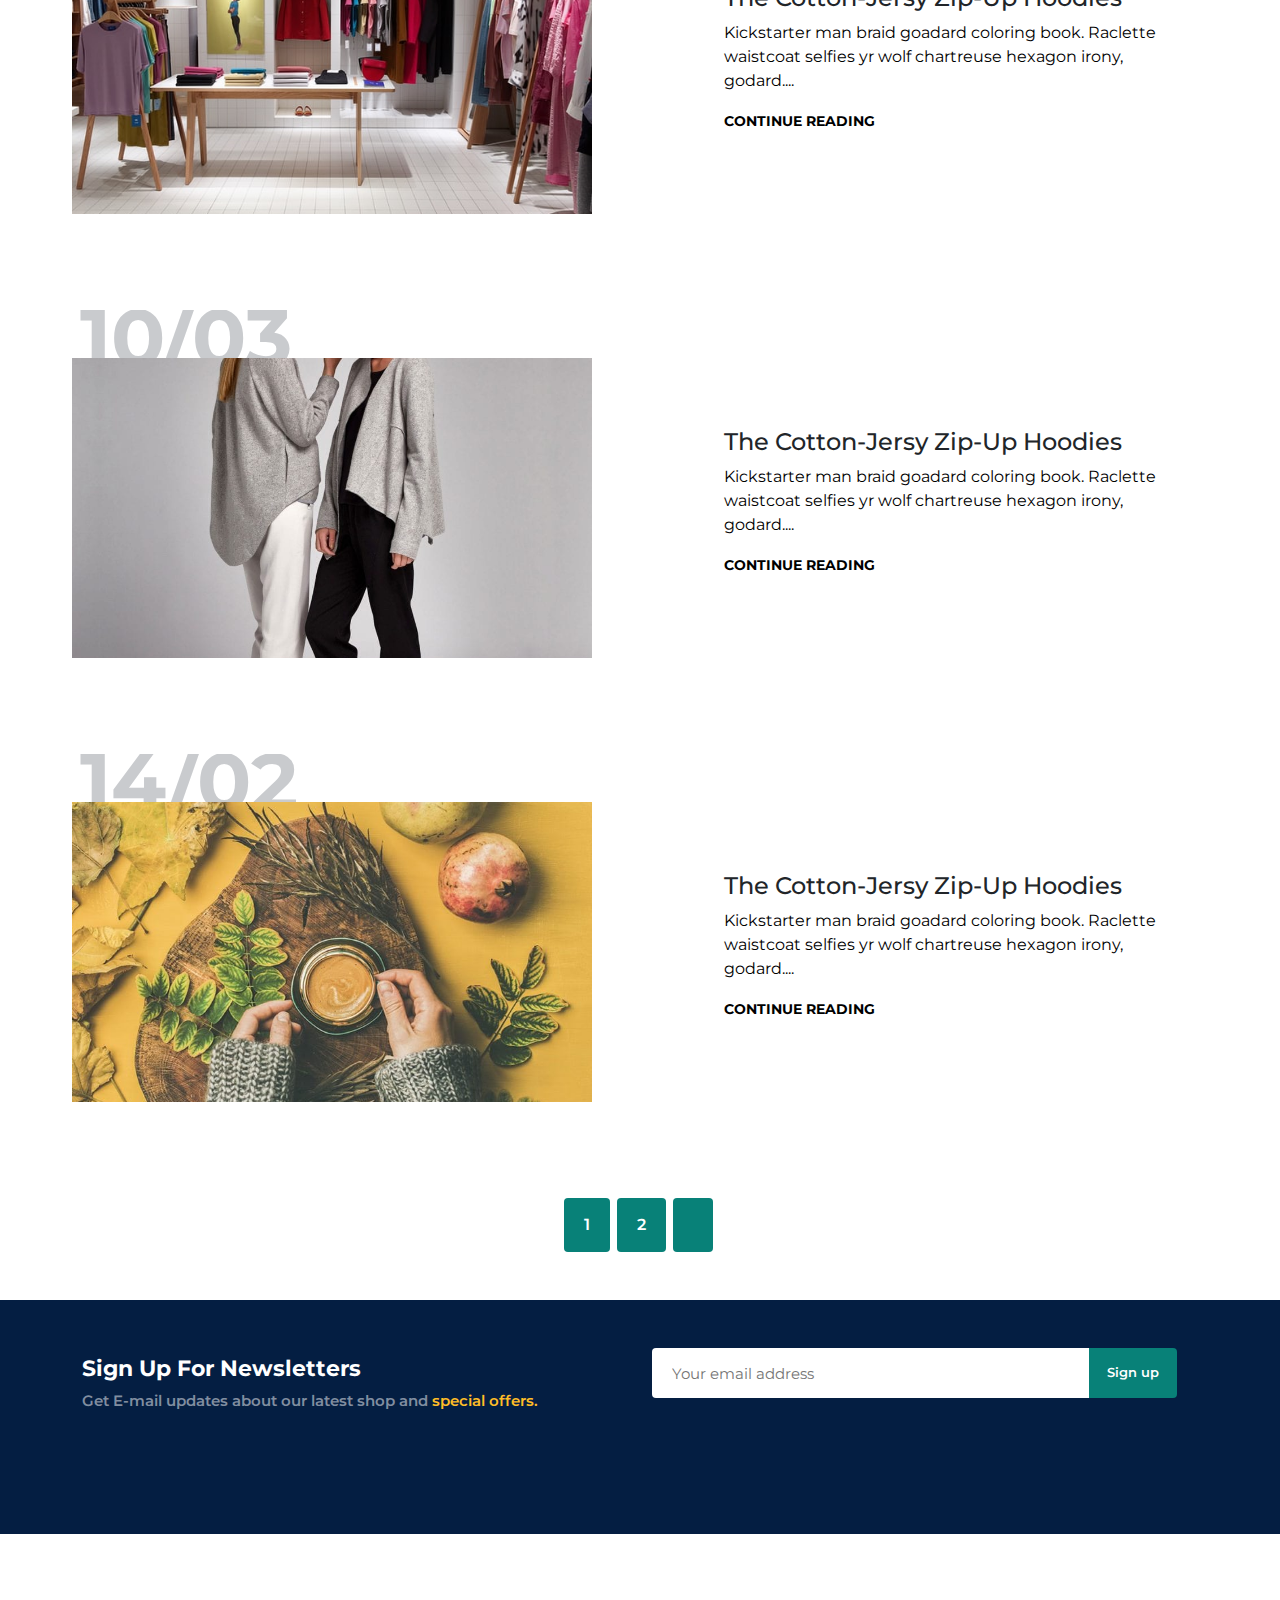
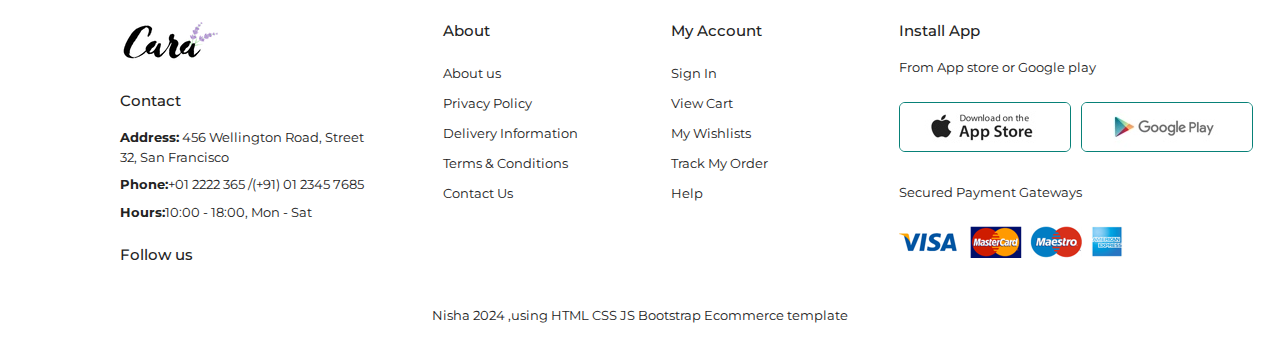
<file: blog.html>
<!DOCTYPE html>
<html lang="en">

<head>
    <meta charset="UTF-8">
    <meta name="viewport" content="width=device-width, initial-scale=1.0">
    <title>E-Commerce Website</title>
    <!-- stylesheet link -->
    <link rel="stylesheet" href="style.css">
    <!-- font awesome cdn link -->
    <link rel="stylesheet" href="https://cdnjs.cloudflare.com/ajax/libs/font-awesome/6.5.1/css/all.min.css"
        integrity="sha512-DTOQO9RWCH3ppGqcWaEA1BIZOC6xxalwEsw9c2QQeAIftl+Vegovlnee1c9QX4TctnWMn13TZye+giMm8e2LwA=="
        crossorigin="anonymous" referrerpolicy="no-referrer" />
    <!-- bootstrap link -->
    <link href="https://cdn.jsdelivr.net/npm/bootstrap@5.3.2/dist/css/bootstrap.min.css" rel="stylesheet">

</head>

<body>
    <!-- header section -->
    <section class="header p-0 pt-4">
        <nav class="navbar navbar-expand-lg  px-5">
            <div class="container-fluid">
                <a class="navbar-brand" href="#"><img src="images/feature/logo.png"></a>
                <button class="navbar-toggler" type="button" data-bs-toggle="collapse"
                    data-bs-target="#navbarSupportedContent" aria-controls="navbarSupportedContent"
                    aria-expanded="false" aria-label="Toggle navigation">
                    <span class="navbar-toggler-icon"></span>
                </button>
                <div class="collapse navbar-collapse" id="navbarSupportedContent">

                    <div class="space-section mx-auto"></div>

                    <ul class="navbar-nav  mb-2 mb-lg-0  ">
                        <li class="nav-item px-3 ">
                            <a class="nav-link active menu" aria-current="page" href="index.html">Home</a>
                        </li>
                        <li class="nav-item px-3">
                            <a class="nav-link menu" href="shop.html">Shop</a>
                        </li>
                        <li class="nav-item px-3">
                            <a class="nav-link menu" href="blog.html" id="active-cl">Blog</a>
                        </li>
                        <li class="nav-item px-3">
                            <a class="nav-link menu" href="about.html">About</a>
                        </li>
                        <li class="nav-item px-3">
                            <a class="nav-link menu" href="contact.html">Contact</a>
                        </li>
                        <li class="nav-item px-3">
                            <a class="nav-link menu" href="cart.html"><i class="fa-solid fa-bag-shopping"></i></a>
                        </li>
                    </ul>
                </div>
            </div>
        </nav>
    </section>


    <!-- blog banner section -->
    <section class="about-banner  blog-banner py-4">
        <div class="row px-4 py-5">
            <div class="col-md-12 pt-5 text-center px-5 py-5">
                <h2>#readmore</h2>
                <p>Read all case studies about our products</p>
            </div>
        </div>
    </section>

    <!-- blog-content -->
    <section class="blog-content ">
        <div class="row justify-content-evenly pt-5 pb-5 blog-box my-5">
            <div class="col-md-5 blog-img col-sm-12">
                <img src="./images/blog/b1 (1).jpg" class="img-fluid">
            </div>
            <div class="col-md-5 col-sm-12 blog-details px-sm-5">
                <h4>The Cotton-Jersy Zip-Up Hoodies</h4>
                <p>Kickstarter man braid goadard coloring book. Raclette waistcoat selfies yr wolf chartreuse hexagon
                    irony, godard....</p>
                <a href="#">CONTINUE READING</a>
            </div>
            <h1>13/04</h1>
        </div>

        <div class="row justify-content-evenly pt-5 pb-5 blog-box my-5">
            <div class="col-md-5 blog-img col-sm-12">
                <img src="./images/blog/b2.jpg" class="img-fluid">
            </div>
            <div class="col-md-5 col-sm-12 blog-details px-sm-5">
                <h4>The Cotton-Jersy Zip-Up Hoodies</h4>
                <p>Kickstarter man braid goadard coloring book. Raclette waistcoat selfies yr wolf chartreuse hexagon
                    irony, godard....</p>
                <a href="#">CONTINUE READING</a>
            </div>
            <h1>13/04</h1>
        </div>

        <div class="row justify-content-evenly pt-5 pb-5 blog-box my-5">
            <div class="col-md-5 blog-img col-sm-12">
                <img src="./images/blog/b3.jpg" class="img-fluid">
            </div>
            <div class="col-md-5 col-sm-12 blog-details px-sm-5">
                <h4>The Cotton-Jersy Zip-Up Hoodies</h4>
                <p>Kickstarter man braid goadard coloring book. Raclette waistcoat selfies yr wolf chartreuse hexagon
                    irony, godard....</p>
                <a href="#">CONTINUE READING</a>
            </div>
            <h1>12/01</h1>
        </div>

        <div class="row justify-content-evenly pt-5 pb-5 blog-box my-5">
            <div class="col-md-5 blog-img col-sm-12">
                <img src="./images/blog/b4.jpg" class="img-fluid">
            </div>
            <div class="col-md-5 col-sm-12 blog-details px-sm-5">
                <h4>The Cotton-Jersy Zip-Up Hoodies</h4>
                <p>Kickstarter man braid goadard coloring book. Raclette waistcoat selfies yr wolf chartreuse hexagon
                    irony, godard....</p>
                <a href="#">CONTINUE READING</a>
            </div>
            <h1>10/03</h1>
        </div>

        <div class="row justify-content-evenly pt-5 pb-5 blog-box my-5">
            <div class="col-md-5 blog-img col-sm-12">
                <img src="./images/blog/b6.jpg" class="img-fluid">
            </div>
            <div class="col-md-5 col-sm-12 blog-details px-sm-5">
                <h4>The Cotton-Jersy Zip-Up Hoodies</h4>
                <p>Kickstarter man braid goadard coloring book. Raclette waistcoat selfies yr wolf chartreuse hexagon
                    irony, godard....</p>
                <a href="#">CONTINUE READING</a>
            </div>
            <h1>14/02</h1>
        </div>
    </section>

    <!-- pagination  -->
    <section class="pagination pb-5 justify-content-center">
        <a href="#">1</a>
        <a href="#">2</a>
        <a href="#"><i class="fa fa-long-arrow-alt-right"></i></a>

    </section>


    <!-- Newsletter section -->
    <section class="newsletter-section">
        <div class="container">
            <div class="row justify-content-center  pt-md-5 pt-lg-5 pt-xl-5 pt-sm-1 ">
                <div class="col-md-6 newsletter  py-sm-2 align-item-center  pt-4">
                    <h4>Sign Up For Newsletters</h4>
                    <p>
                        Get E-mail updates about our latest shop and <span>special offers.</span>
                    </p>
                </div>

                <div class="col-md-6 form align-item-center">
                    <input type="text" placeholder="Your email address">
                    <button class="">Sign up</button>
                </div>
            </div>
        </div>
    </section>

    <!-- footer section -->

    <footer class="footer pt-3">
        <div class="container pt-5 pb-3">
            <div class="row justify-content-evenly">
                <div class="col-md-3 pt-4 ">
                    <img src="./images/feature/logo.png" class="logo">
                    <h4>Contact</h4>
                    <p><strong>Address:</strong> 456 Wellington Road, Street 32, San Francisco</p>
                    <p><strong>Phone:</strong>+01 2222 365 /(+91) 01 2345 7685</p>
                    <p><strong>Hours:</strong>10:00 - 18:00, Mon - Sat</p>
                    <h4 class="pt-3">Follow us</h4>
                    <div class="icon">
                        <i class="fab fa-facebook"></i>
                        <i class="fab fa-instagram"></i>
                        <i class="fab fa-twitter"></i>
                        <i class="fab fa-youtube"></i>
                        <i class="fab fa-pinterest-p"></i>
                    </div>
                </div>

                <div class="col-md-2 column pt-4">
                    <h4>About</h4>
                    <a href="#">About us</a>
                    <a href="#">Privacy Policy</a>
                    <a href="#">Delivery Information</a>
                    <a href="#">Terms & Conditions</a>
                    <a href="#">Contact Us</a>
                </div>

                <div class="col-md-2 column pt-4">
                    <h4>My Account</h4>
                    <a href="#">Sign In</a>
                    <a href="#">View Cart</a>
                    <a href="#">My Wishlists</a>
                    <a href="#">Track My Order</a>
                    <a href="#">Help</a>
                </div>

                <div class="col-md-3 column pt-4 install">
                    <h4>Install App</h4>
                    <p>From App store or Google play</p>
                    <div class="store pt-3 ">
                        <img src="./images/pay/app.jpg">
                        <img src="images/pay/play.jpg">
                    </div>
                    <p class="pt-3 pb-3">Secured Payment Gateways</p>
                    <img src="images/pay/pay.png">
                </div>

            </div>
        </div>
        <div class="row copyright">
            <div class="col-md-12 text-center pt-2 pb-2">
                <p>Nisha 2024 ,using HTML CSS JS Bootstrap Ecommerce template</p>
            </div>
        </div>
    </footer>

    <script src="script.js"></script>
    <script src="https://cdn.jsdelivr.net/npm/bootstrap@5.3.2/dist/js/bootstrap.bundle.min.js"
        integrity="sha384-C6RzsynM9kWDrMNeT87bh95OGNyZPhcTNXj1NW7RuBCsyN/o0jlpcV8Qyq46cDfL"
        crossorigin="anonymous"></script>
</body>

</html>
</file>
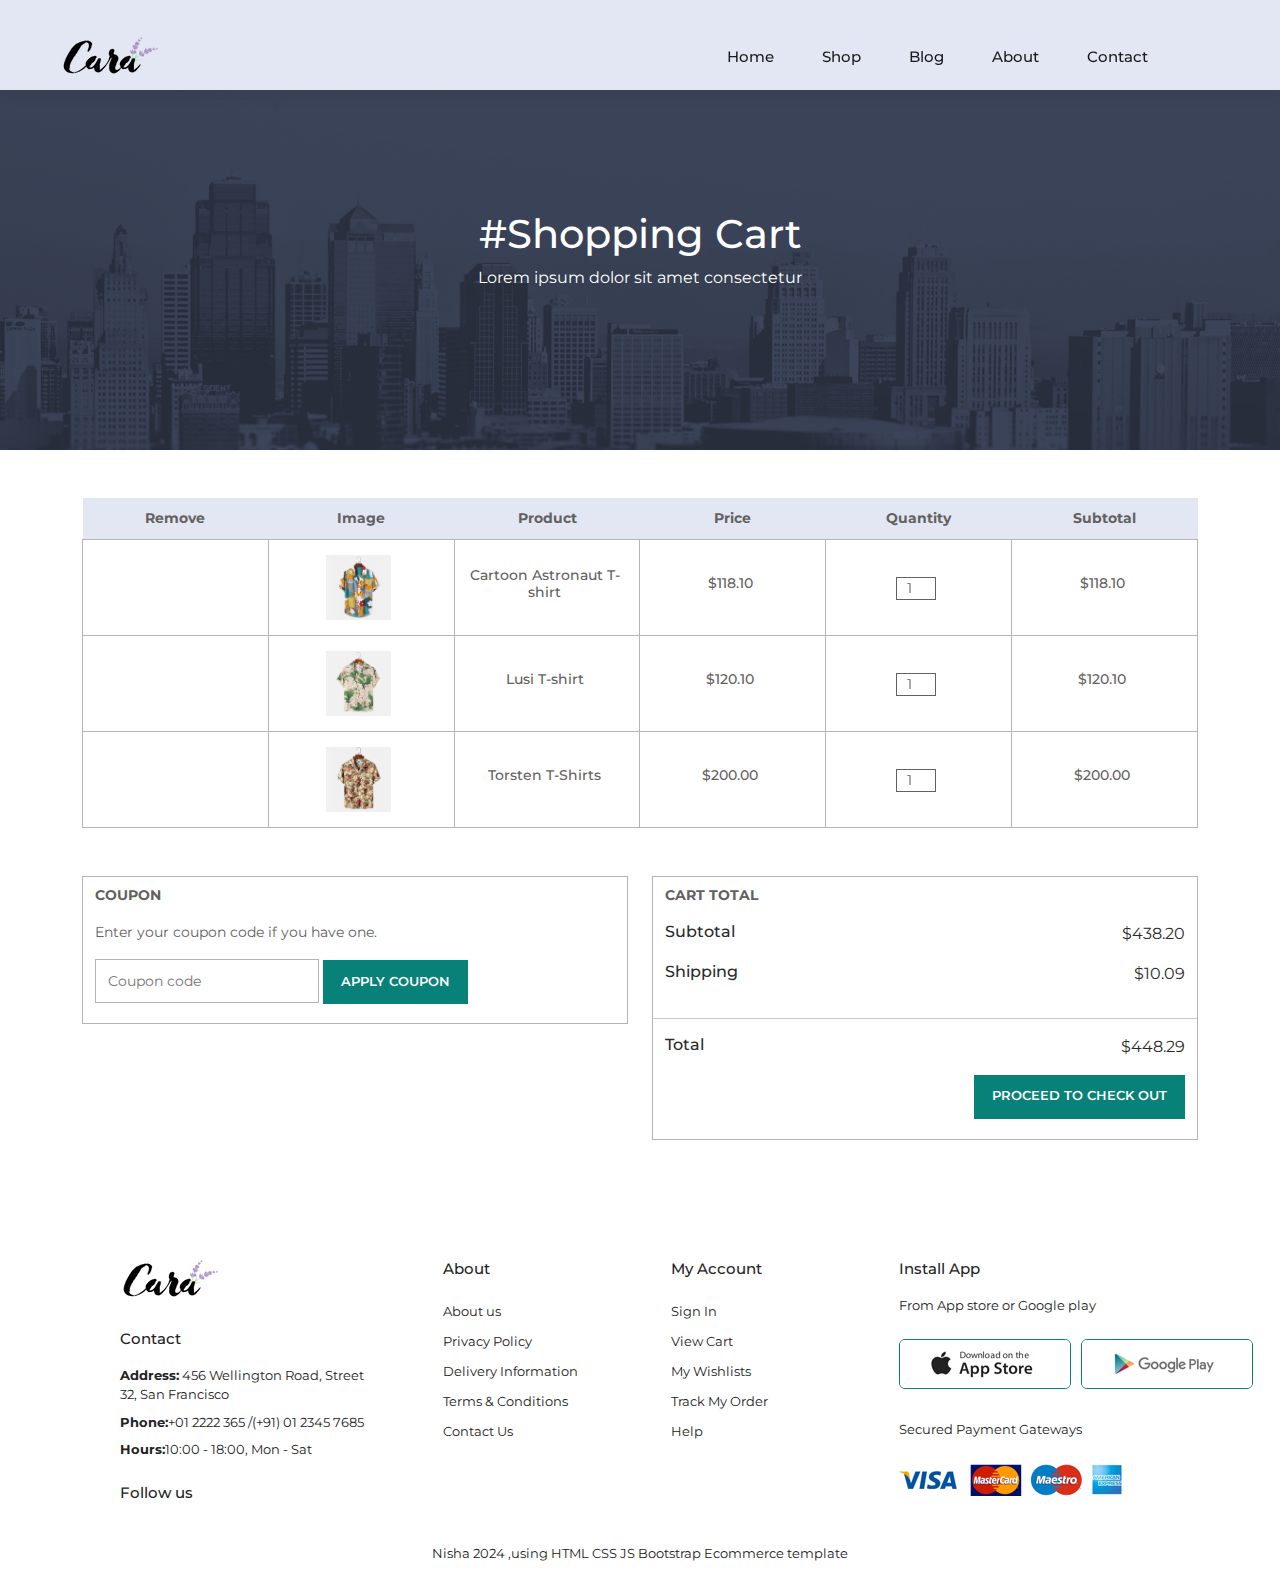
<file: cart.html>
<!DOCTYPE html>
<html lang="en">

<head>
    <meta charset="UTF-8">
    <meta name="viewport" content="width=device-width, initial-scale=1.0">
    <title>E-Commerce Website</title>
    <!-- stylesheet link -->
    <link rel="stylesheet" href="style.css">
    <!-- font awesome cdn link -->
    <link rel="stylesheet" href="https://cdnjs.cloudflare.com/ajax/libs/font-awesome/6.5.1/css/all.min.css"
        integrity="sha512-DTOQO9RWCH3ppGqcWaEA1BIZOC6xxalwEsw9c2QQeAIftl+Vegovlnee1c9QX4TctnWMn13TZye+giMm8e2LwA=="
        crossorigin="anonymous" referrerpolicy="no-referrer" />
    <!-- bootstrap link -->
    <link href="https://cdn.jsdelivr.net/npm/bootstrap@5.3.2/dist/css/bootstrap.min.css" rel="stylesheet">

</head>

<body>
    <!-- header section -->
    <section class="header p-0 pt-4">
        <nav class="navbar navbar-expand-lg  px-5">
            <div class="container-fluid">
                <a class="navbar-brand" href="#"><img src="images/feature/logo.png"></a>
                <button class="navbar-toggler" type="button" data-bs-toggle="collapse"
                    data-bs-target="#navbarSupportedContent" aria-controls="navbarSupportedContent"
                    aria-expanded="false" aria-label="Toggle navigation">
                    <span class="navbar-toggler-icon"></span>
                </button>
                <div class="collapse navbar-collapse" id="navbarSupportedContent">

                    <div class="space-section mx-auto"></div>

                    <ul class="navbar-nav  mb-2 mb-lg-0  ">
                        <li class="nav-item px-3 ">
                            <a class="nav-link active menu" aria-current="page" href="index.html">Home</a>
                        </li>
                        <li class="nav-item px-3">
                            <a class="nav-link menu" href="shop.html">Shop</a>
                        </li>
                        <li class="nav-item px-3">
                            <a class="nav-link menu" href="blog.html">Blog</a>
                        </li>
                        <li class="nav-item px-3">
                            <a class="nav-link menu" href="about.html">About</a>
                        </li>
                        <li class="nav-item px-3">
                            <a class="nav-link menu" href="contact.html">Contact</a>
                        </li>
                        <li class="nav-item px-3">
                            <a class="nav-link menu" href="cart.html" id="active-cl"><i
                                    class="fa-solid fa-bag-shopping"></i></a>
                        </li>
                    </ul>
                </div>
            </div>
        </nav>
    </section>

    <!-- cart banner section -->
    <section class="about-banner  blog-banner about py-4">
        <div class="row px-4 py-5">
            <div class="col-md-12 pt-5 text-center px-5 py-5">
                <h2>#Shopping Cart</h2>
                <p>Lorem ipsum dolor sit amet consectetur</p>
            </div>
        </div>
    </section>

    <!-- cart section -->

    <section id="cart-container" class="container my-5">
        <table width="100%">
            <thead>
                <tr>
                    <td>Remove</td>
                    <td>Image</td>
                    <td>Product</td>
                    <td>Price</td>
                    <td>Quantity</td>
                    <td>Subtotal</td>
                </tr>
            </thead>
            <tbody>
                <tr>
                    <td><a href="#"><i class="far fa-times-circle"></i></a></td>
                    <td><img src="images/product/f1.jpg"></td>
                    <td>
                        <h5>Cartoon Astronaut T-shirt</h5>
                    </td>
                    <td>
                        <h5>$118.10</h5>
                    </td>
                    <td><input class="w-25 pl-1" value="1" type="number" value="1"></td>
                    <td>
                        <h5>$118.10</h5>
                    </td>
                </tr>
                <tr>
                    <td><a href="#"><i class="far fa-times-circle"></i></a></td>
                    <td><img src="images/product/f2.jpg"></td>
                    <td>
                        <h5>Lusi T-shirt</h5>
                    </td>
                    <td>
                        <h5>$120.10</h5>
                    </td>
                    <td><input class="w-25 pl-1" value="1" type="number" value="1"></td>
                    <td>
                        <h5>$120.10</h5>
                    </td>
                </tr>
                <tr>
                    <td><a href="#"><i class="far fa-times-circle"></i></a></td>
                    <td><img src="images/product/f3.jpg"></td>
                    <td>
                        <h5>Torsten T-Shirts</h5>
                    </td>
                    <td>
                        <h5>$200.00</h5>
                    </td>
                    <td><input class="w-25 pl-1" value="1" type="number" value="1"></td>
                    <td>
                        <h5>$200.00</h5>
                    </td>
                </tr>
            </tbody>
        </table>
    </section>

    <!-- cart-bottom section -->
    <section id="cart-bottom" class="container pb-2">
        <div class="row">
            <div class="coupon col-lg-6 col-md-6 col-12 mb-4">
                <div>
                    <h5>COUPON</h5>
                    <p>Enter your coupon code if you have one.</p>
                    <input type="text" placeholder="Coupon code">
                    <button>APPLY COUPON</button>
                </div>
            </div>

            <div class="total col-lg-6 col-md-6 col-12 mb-4">
                <div>
                    <h5>CART TOTAL</h5>
                    <div class="d-flex justify-content-between">
                        <h6>Subtotal</h6>
                        <p>$438.20</p>
                    </div>

                    <div class="d-flex justify-content-between">
                        <h6>Shipping</h6>
                        <p>$10.09</p>
                    </div>
                    <hr class="second-hr">
                    <div class="d-flex justify-content-between">
                        <h6>Total</h6>
                        <p>$448.29</p>
                    </div>

                    <button class="ms-auto ">PROCEED TO CHECK OUT</button>
                </div>
            </div>
        </div>
    </section>

    <!-- footer section -->
    <footer class="footer pt-3">
        <div class="container pt-5 pb-3">
            <div class="row justify-content-evenly">
                <div class="col-md-3 pt-4 ">
                    <img src="./images/feature/logo.png" class="logo">
                    <h4>Contact</h4>
                    <p><strong>Address:</strong> 456 Wellington Road, Street 32, San Francisco</p>
                    <p><strong>Phone:</strong>+01 2222 365 /(+91) 01 2345 7685</p>
                    <p><strong>Hours:</strong>10:00 - 18:00, Mon - Sat</p>
                    <h4 class="pt-3">Follow us</h4>
                    <div class="icon">
                        <i class="fab fa-facebook"></i>
                        <i class="fab fa-instagram"></i>
                        <i class="fab fa-twitter"></i>
                        <i class="fab fa-youtube"></i>
                        <i class="fab fa-pinterest-p"></i>
                    </div>
                </div>

                <div class="col-md-2 column pt-4">
                    <h4>About</h4>
                    <a href="#">About us</a>
                    <a href="#">Privacy Policy</a>
                    <a href="#">Delivery Information</a>
                    <a href="#">Terms & Conditions</a>
                    <a href="#">Contact Us</a>
                </div>

                <div class="col-md-2 column pt-4">
                    <h4>My Account</h4>
                    <a href="#">Sign In</a>
                    <a href="#">View Cart</a>
                    <a href="#">My Wishlists</a>
                    <a href="#">Track My Order</a>
                    <a href="#">Help</a>
                </div>

                <div class="col-md-3 column pt-4 install">
                    <h4>Install App</h4>
                    <p>From App store or Google play</p>
                    <div class="store pt-3 ">
                        <img src="./images/pay/app.jpg">
                        <img src="images/pay/play.jpg">
                    </div>
                    <p class="pt-3 pb-3">Secured Payment Gateways</p>
                    <img src="images/pay/pay.png">
                </div>

            </div>
        </div>
        <div class="row copyright">
            <div class="col-md-12 text-center pt-2 pb-2">
                <p>Nisha 2024 ,using HTML CSS JS Bootstrap Ecommerce template</p>
            </div>
        </div>
    </footer>

    <script src="script.js"></script>
    <script src="https://cdn.jsdelivr.net/npm/bootstrap@5.3.2/dist/js/bootstrap.bundle.min.js"
        integrity="sha384-C6RzsynM9kWDrMNeT87bh95OGNyZPhcTNXj1NW7RuBCsyN/o0jlpcV8Qyq46cDfL"
        crossorigin="anonymous"></script>
</body>

</html>
</file>
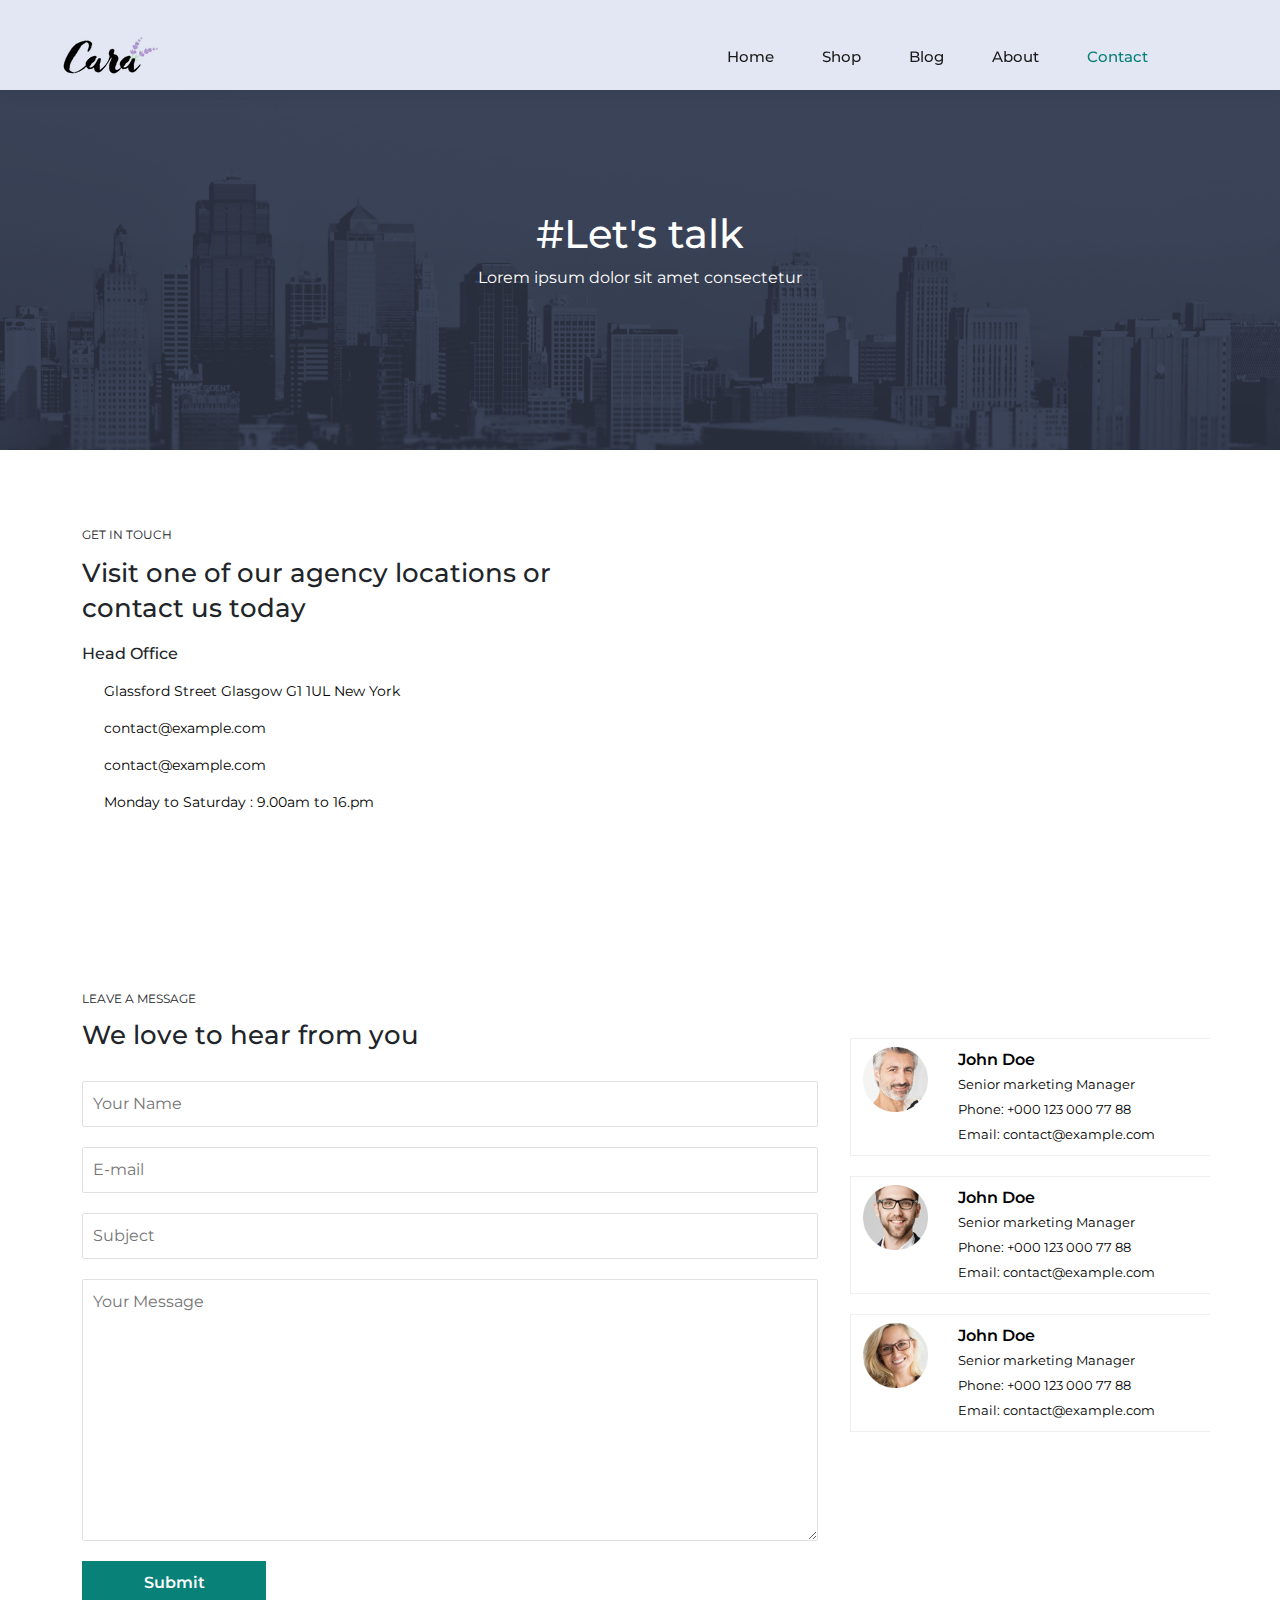
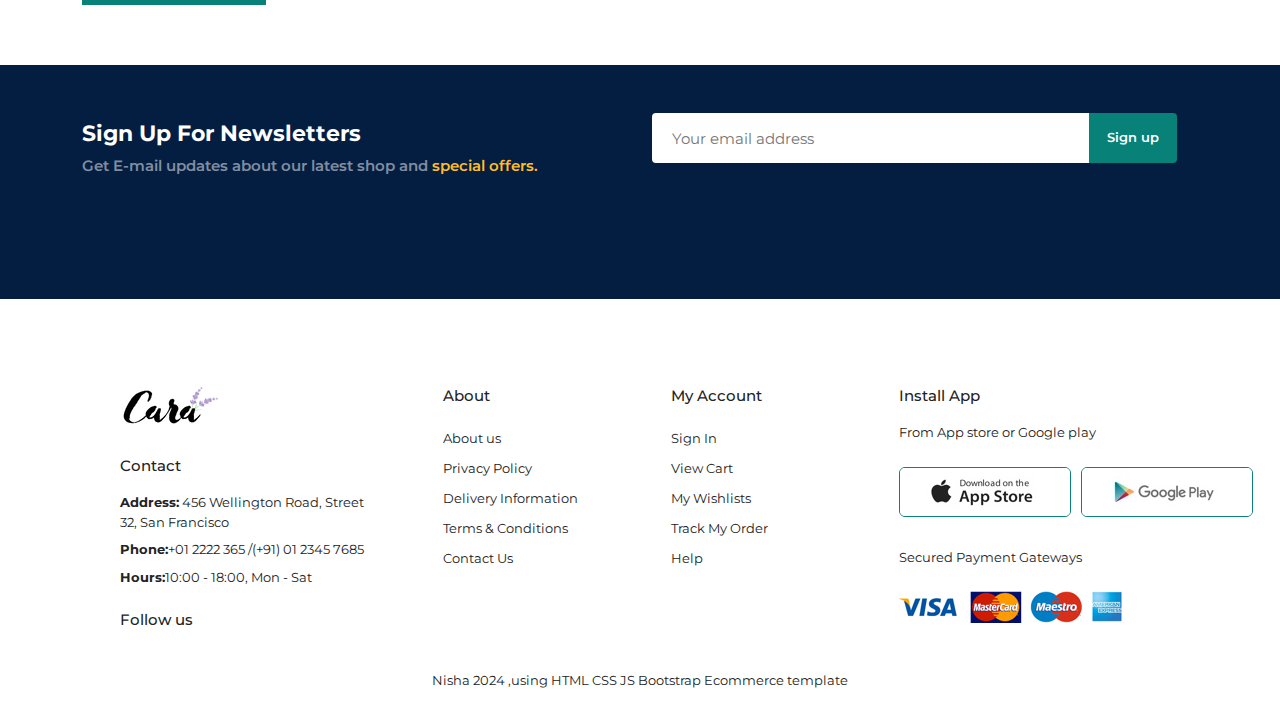
<file: contact.html>
<!DOCTYPE html>
<html lang="en">

<head>
    <meta charset="UTF-8">
    <meta name="viewport" content="width=device-width, initial-scale=1.0">
    <title>E-Commerce Website</title>
    <!-- stylesheet link -->
    <link rel="stylesheet" href="style.css">
    <!-- font awesome cdn link -->
    <link rel="stylesheet" href="https://cdnjs.cloudflare.com/ajax/libs/font-awesome/6.5.1/css/all.min.css"
        integrity="sha512-DTOQO9RWCH3ppGqcWaEA1BIZOC6xxalwEsw9c2QQeAIftl+Vegovlnee1c9QX4TctnWMn13TZye+giMm8e2LwA=="
        crossorigin="anonymous" referrerpolicy="no-referrer" />
    <!-- bootstrap link -->
    <link href="https://cdn.jsdelivr.net/npm/bootstrap@5.3.2/dist/css/bootstrap.min.css" rel="stylesheet">

</head>

<body>
    <!-- header section -->
    <section class="header p-0 pt-4">
        <nav class="navbar navbar-expand-lg  px-5">
            <div class="container-fluid">
                <a class="navbar-brand" href="#"><img src="images/feature/logo.png"></a>
                <button class="navbar-toggler" type="button" data-bs-toggle="collapse"
                    data-bs-target="#navbarSupportedContent" aria-controls="navbarSupportedContent"
                    aria-expanded="false" aria-label="Toggle navigation">
                    <span class="navbar-toggler-icon"></span>
                </button>
                <div class="collapse navbar-collapse" id="navbarSupportedContent">

                    <div class="space-section mx-auto"></div>

                    <ul class="navbar-nav  mb-2 mb-lg-0  ">
                        <li class="nav-item px-3 ">
                            <a class="nav-link active menu" aria-current="page" href="index.html">Home</a>
                        </li>
                        <li class="nav-item px-3">
                            <a class="nav-link menu" href="shop.html">Shop</a>
                        </li>
                        <li class="nav-item px-3">
                            <a class="nav-link menu" href="blog.html">Blog</a>
                        </li>
                        <li class="nav-item px-3">
                            <a class="nav-link menu" href="about.html">About</a>
                        </li>
                        <li class="nav-item px-3">
                            <a class="nav-link menu" href="contact.html" id="active-cl">Contact</a>
                        </li>
                        <li class="nav-item px-3">
                            <a class="nav-link menu" href="cart.html"><i class="fa-solid fa-bag-shopping"></i></a>
                        </li>
                    </ul>
                </div>
            </div>
        </nav>
    </section>


    <!-- contact banner section -->
    <section class="about-banner  blog-banner about py-4">
        <div class="row px-4 py-5">
            <div class="col-md-12 pt-5 text-center px-5 py-5">
                <h2>#Let's talk</h2>
                <p>Lorem ipsum dolor sit amet consectetur</p>
            </div>
        </div>
    </section>

    <!-- contact map and detail section -->
    <section class="contact-section pt-3">
        <div class="container">
            <div class="row justify-content-around pt-2">
                <div class="col-md-6 contact-details pb-2 pt-5 justify-content-evenly">
                    <span>GET IN TOUCH</span>
                    <h2>Visit one of our agency locations or contact us today</h2>
                    <h3>Head Office</h3>
                    <li>
                        <i class="fal fa-map"></i>
                        <p>Glassford Street Glasgow G1 1UL New York</p>
                    </li>

                    <li>
                        <i class="far fa-envelope"></i>
                        <p>contact@example.com</p>
                    </li>

                    <li>
                        <i class="fas fa-phone-alt"></i>
                        <p>contact@example.com</p>
                    </li>

                    <li>
                        <i class="far fa-clock"></i>
                        <p>Monday to Saturday : 9.00am to 16.pm</p>
                    </li>
                </div>

                <div class="col-md-6 map text-center">
                    <iframe
                        src="https://www.google.com/maps/embed?pb=!1m18!1m12!1m3!1d79041.58768512552!2d-1.24758785!3d51.7504163!2m3!1f0!2f0!3f0!3m2!1i1024!2i768!4f13.1!3m3!1m2!1s0x48713380adc41faf%3A0xc820dba8cb547402!2sOxford%2C%20UK!5e0!3m2!1sen!2sin!4v1707060693335!5m2!1sen!2sin"
                        width="600" height="450" style="border:0;" allowfullscreen="" loading="lazy"
                        referrerpolicy="no-referrer-when-downgrade"></iframe>
                </div>
            </div>

        </div>
    </section>

    <!-- contact form section -->

    <section class="form-section container">
        <div class="row  justify-content-evenly pt-3">
            <div class="col-md-12 col-lg-8 form-details">
                <form action="">
                    <span>LEAVE A MESSAGE</span>
                    <h2>We love to hear from you</h2>
                    <input type="text" placeholder="Your Name">
                    <input type="text" placeholder="E-mail">
                    <input type="text" placeholder="Subject">
                    <textarea name="" id="" cols="30" rows="10" placeholder="Your Message"></textarea>
                    <button>Submit</button>
                </form>
            </div>

            <div class="col-md-12 col-lg-4 justify-content-center pt-sm-3 pt-lg-5 pb-5">
                <div class="row">
                    <div class="col-md-12 people pt-2 pb-2">
                        <img src="images/people/1.png" class="img-fluid people-img">
                        <p><Span>John Doe</Span>Senior marketing Manager<br>Phone: +000 123 000 77 88 <br>Email:
                            contact@example.com</p>
                    </div>

                    <div class="col-md-12 people pt-2 pb-2">
                        <img src="images/people/2.png" class="img-fluid people-img">
                        <p><Span>John Doe</Span>Senior marketing Manager<br>Phone: +000 123 000 77 88 <br>Email:
                            contact@example.com</p>
                    </div>

                    <div class="col-md-12 people pt-2 pb-2">
                        <img src="images/people/3.png" class="img-fluid people-img">
                        <p><Span>John Doe</Span>Senior marketing Manager<br>Phone: +000 123 000 77 88 <br>Email:
                            contact@example.com</p>
                    </div>

                </div>
            </div>
        </div>
    </section>


    <!-- Newsletter section -->
    <section class="newsletter-section">
        <div class="container">
            <div class="row justify-content-center  pt-md-5 pt-lg-5 pt-xl-5 pt-sm-1 ">
                <div class="col-md-6 newsletter  py-sm-2 align-item-center  pt-4">
                    <h4>Sign Up For Newsletters</h4>
                    <p>
                        Get E-mail updates about our latest shop and <span>special offers.</span>
                    </p>
                </div>

                <div class="col-md-6 form align-item-center">
                    <input type="text" placeholder="Your email address">
                    <button class="">Sign up</button>
                </div>
            </div>
        </div>
    </section>

    <!-- footer section -->
    <footer class="footer pt-3">
        <div class="container pt-5 pb-3">
            <div class="row justify-content-evenly">
                <div class="col-md-3 pt-4 ">
                    <img src="./images/feature/logo.png" class="logo">
                    <h4>Contact</h4>
                    <p><strong>Address:</strong> 456 Wellington Road, Street 32, San Francisco</p>
                    <p><strong>Phone:</strong>+01 2222 365 /(+91) 01 2345 7685</p>
                    <p><strong>Hours:</strong>10:00 - 18:00, Mon - Sat</p>
                    <h4 class="pt-3">Follow us</h4>
                    <div class="icon">
                        <i class="fab fa-facebook"></i>
                        <i class="fab fa-instagram"></i>
                        <i class="fab fa-twitter"></i>
                        <i class="fab fa-youtube"></i>
                        <i class="fab fa-pinterest-p"></i>
                    </div>
                </div>

                <div class="col-md-2 column pt-4">
                    <h4>About</h4>
                    <a href="#">About us</a>
                    <a href="#">Privacy Policy</a>
                    <a href="#">Delivery Information</a>
                    <a href="#">Terms & Conditions</a>
                    <a href="#">Contact Us</a>
                </div>

                <div class="col-md-2 column pt-4">
                    <h4>My Account</h4>
                    <a href="#">Sign In</a>
                    <a href="#">View Cart</a>
                    <a href="#">My Wishlists</a>
                    <a href="#">Track My Order</a>
                    <a href="#">Help</a>
                </div>

                <div class="col-md-3 column pt-4 install">
                    <h4>Install App</h4>
                    <p>From App store or Google play</p>
                    <div class="store pt-3 ">
                        <img src="./images/pay/app.jpg">
                        <img src="images/pay/play.jpg">
                    </div>
                    <p class="pt-3 pb-3">Secured Payment Gateways</p>
                    <img src="images/pay/pay.png">
                </div>

            </div>
        </div>
        <div class="row copyright">
            <div class="col-md-12 text-center pt-2 pb-2">
                <p>Nisha 2024 ,using HTML CSS JS Bootstrap Ecommerce template</p>
            </div>
        </div>
    </footer>

    <script src="script.js"></script>
    <script src="https://cdn.jsdelivr.net/npm/bootstrap@5.3.2/dist/js/bootstrap.bundle.min.js"
        integrity="sha384-C6RzsynM9kWDrMNeT87bh95OGNyZPhcTNXj1NW7RuBCsyN/o0jlpcV8Qyq46cDfL"
        crossorigin="anonymous"></script>
</body>

</html>
</file>
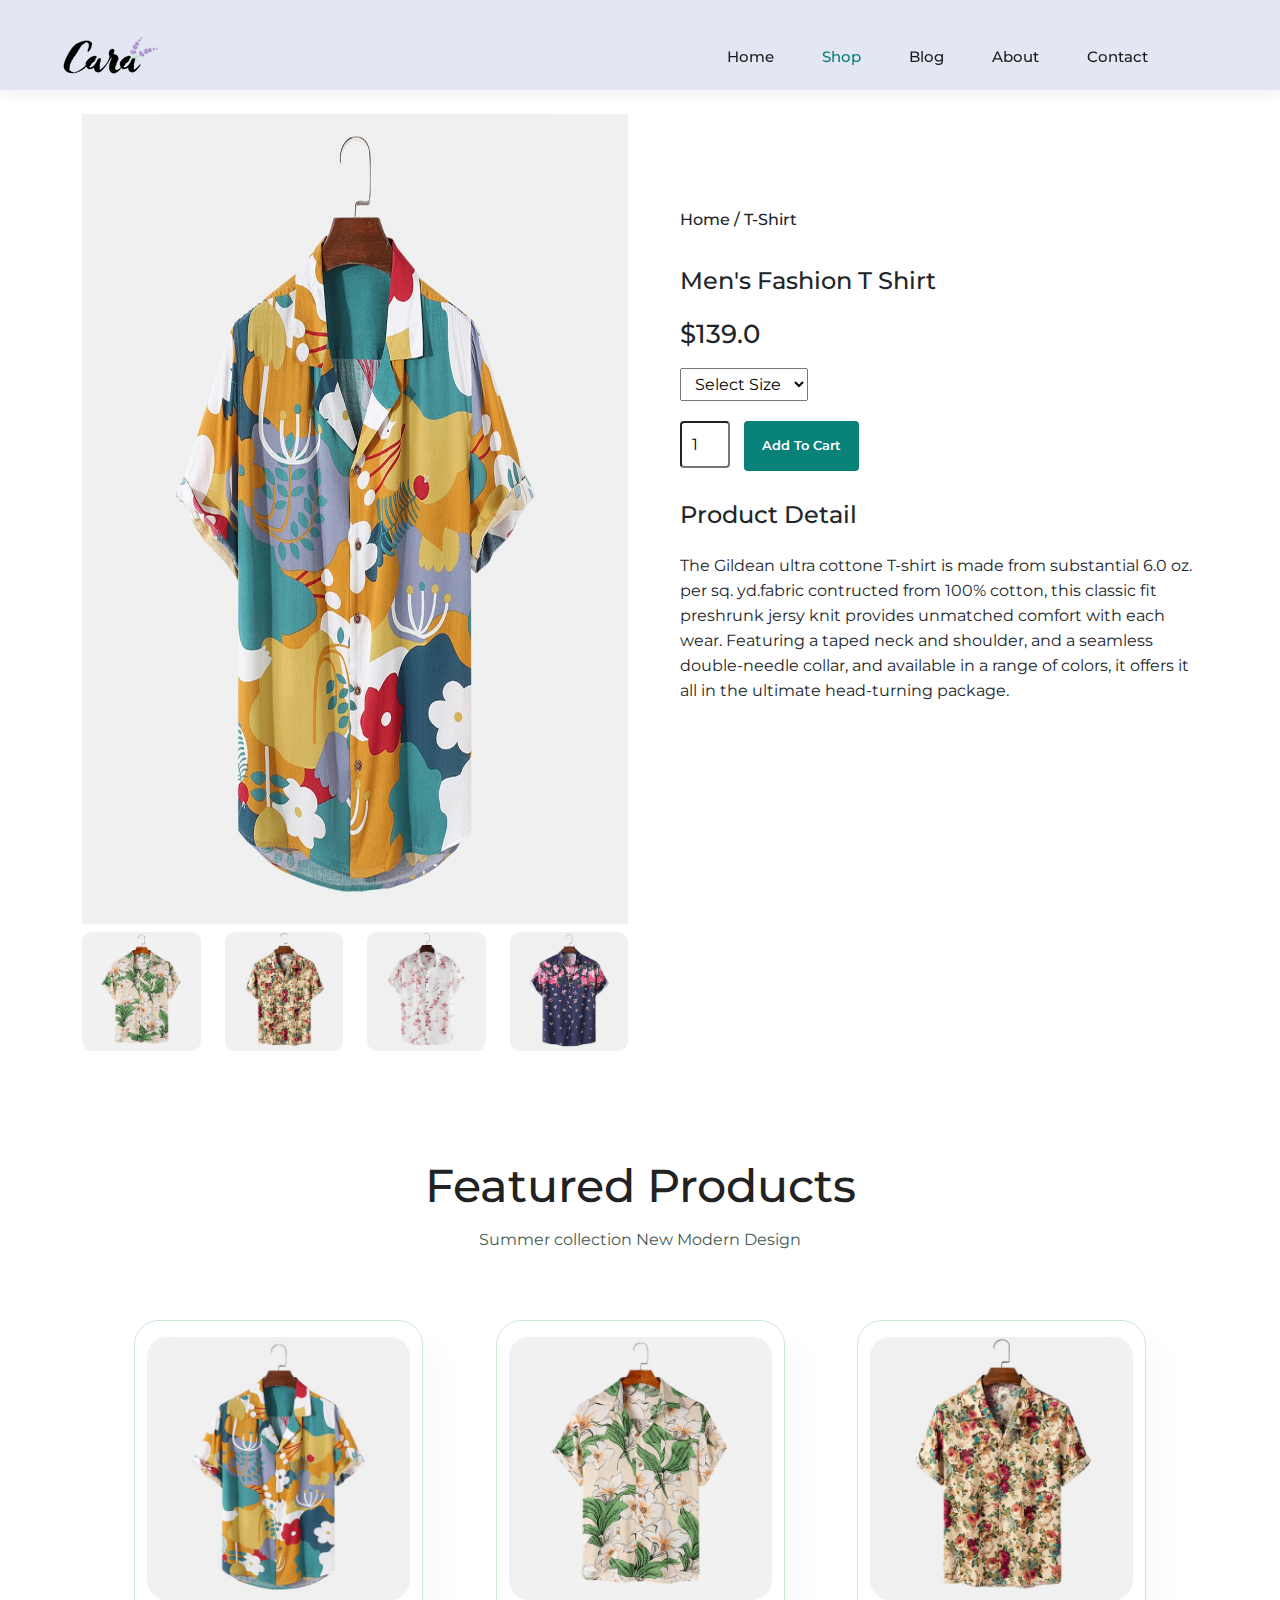
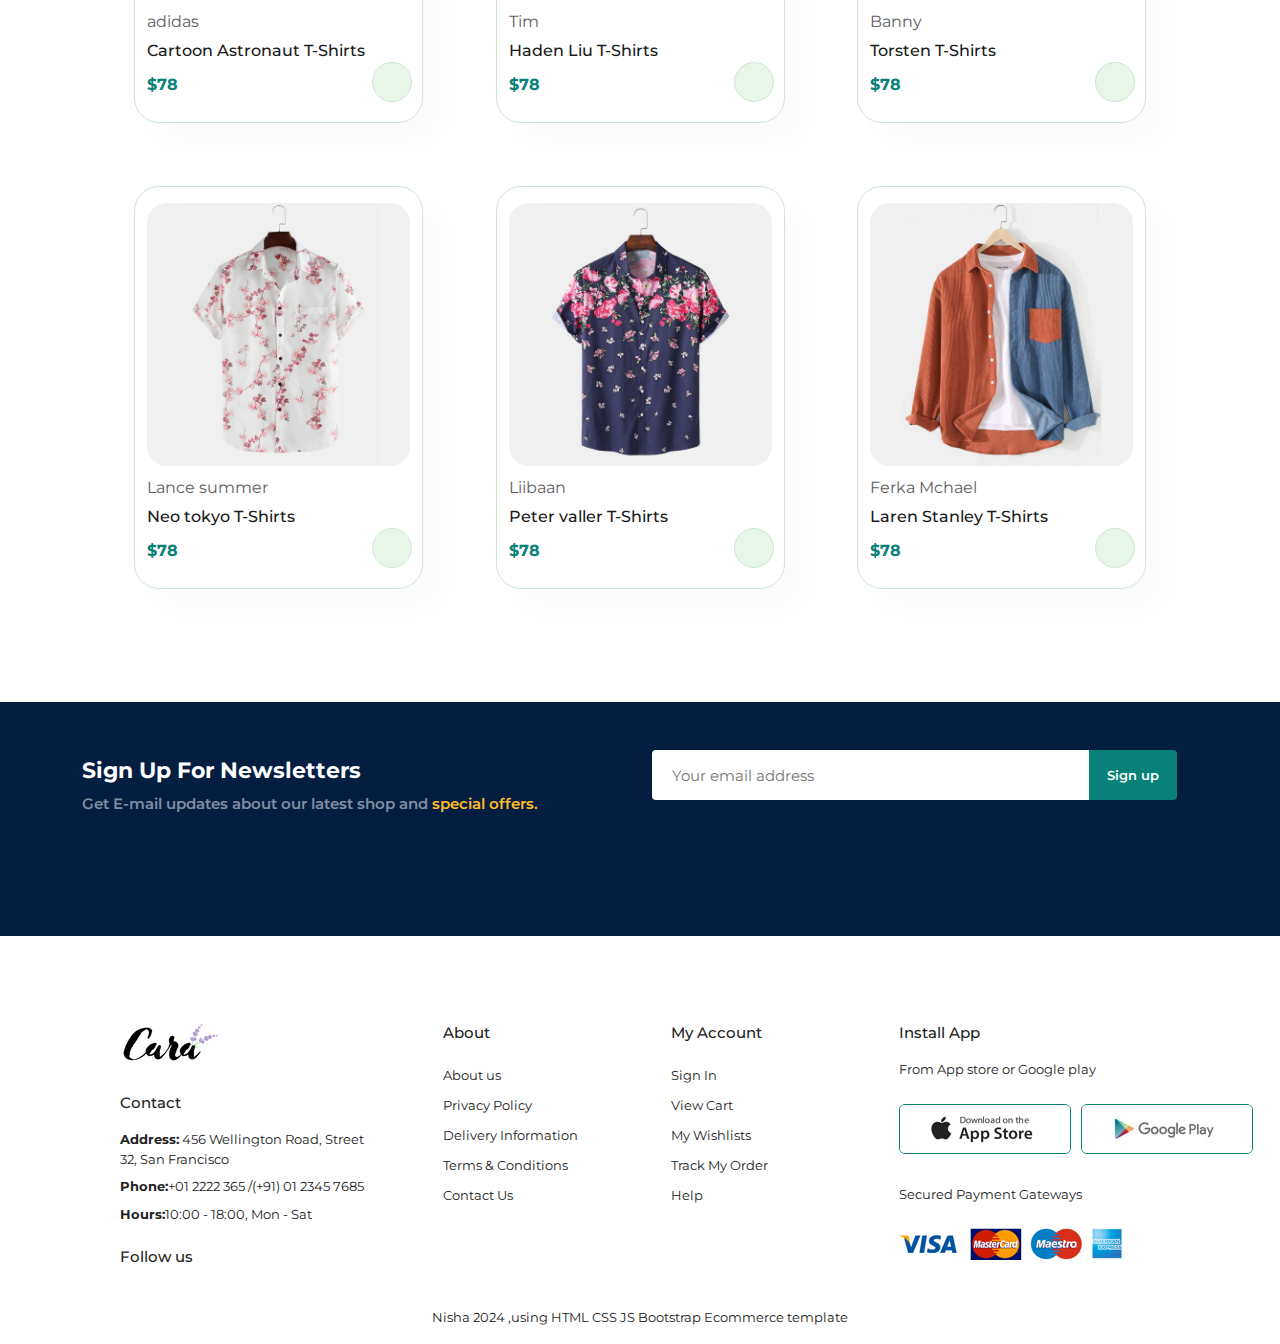
<file: product.html>
<!DOCTYPE html>
<html lang="en">

<head>
    <meta charset="UTF-8">
    <meta name="viewport" content="width=device-width, initial-scale=1.0">
    <title>E-Commerce Website</title>
    <!-- stylesheet link -->
    <link rel="stylesheet" href="style.css">
    <!-- font awesome cdn link -->
    <link rel="stylesheet" href="https://cdnjs.cloudflare.com/ajax/libs/font-awesome/6.5.1/css/all.min.css"
        integrity="sha512-DTOQO9RWCH3ppGqcWaEA1BIZOC6xxalwEsw9c2QQeAIftl+Vegovlnee1c9QX4TctnWMn13TZye+giMm8e2LwA=="
        crossorigin="anonymous" referrerpolicy="no-referrer" />
    <!-- bootstrap link -->
    <link href="https://cdn.jsdelivr.net/npm/bootstrap@5.3.2/dist/css/bootstrap.min.css" rel="stylesheet">

</head>

<body>
    <!-- header section -->
    <section class="header p-0 pt-4">
        <nav class="navbar navbar-expand-lg  px-5">
            <div class="container-fluid">
                <a class="navbar-brand" href="#"><img src="images/feature/logo.png"></a>
                <button class="navbar-toggler" type="button" data-bs-toggle="collapse"
                    data-bs-target="#navbarSupportedContent" aria-controls="navbarSupportedContent"
                    aria-expanded="false" aria-label="Toggle navigation">
                    <span class="navbar-toggler-icon"></span>
                </button>
                <div class="collapse navbar-collapse" id="navbarSupportedContent">

                    <div class="space-section mx-auto"></div>

                    <ul class="navbar-nav  mb-2 mb-lg-0  ">
                        <li class="nav-item px-3 ">
                            <a class="nav-link active menu" aria-current="page" href="index.html">Home</a>
                        </li>
                        <li class="nav-item px-3">
                            <a class="nav-link menu" href="shop.html" id="active-cl">Shop</a>
                        </li>
                        <li class="nav-item px-3">
                            <a class="nav-link menu" href="blog.html">Blog</a>
                        </li>
                        <li class="nav-item px-3">
                            <a class="nav-link menu" href="about.html">About</a>
                        </li>
                        <li class="nav-item px-3">
                            <a class="nav-link menu" href="contact.html">Contact</a>
                        </li>
                        <li class="nav-item px-3">
                            <a class="nav-link menu" href="cart.html"><i class="fa-solid fa-bag-shopping"></i></a>
                        </li>
                    </ul>
                </div>
            </div>
        </nav>
    </section>

    <!-- product section -->
    <section id="productdetails ">
        <div class="container">
            <div class="row pb-1 my-4">
                <div class="col-md-6">
                    <div class="single-pro-img">
                        <img src="images/product/f1.jpg" width="100%" id="main-img" class="img-fluid">
                    </div>
                    <div class="row sm-img-group d-flex justify-content-evenly pt-2 pb-2">
                        <div class="col-md-3 sm-img-col col-sm-3">
                            <img src="images/product/f2.jpg" class="sm-img img-fluid">
                        </div>
                        <div class="col-md-3 sm-img-col col-sm-3">
                            <img src="images/product/f3.jpg" class="sm-img img-fluid">
                        </div>
                        <div class="col-md-3 sm-img-col col-sm-3">
                            <img src="images/product/f4.jpg" class="sm-img img-fluid">
                        </div>

                        <div class="col-md-3 sm-img-col col-sm-3">
                            <img src="images/product/f5.jpg" class="sm-img img-fluid">
                        </div>
                    </div>
                </div>


                <div class="col-md-6 single-pro-details pt-5 pb-5 my-5 ">
                    <h6>Home / T-Shirt</h6>
                    <h4>Men's Fashion T Shirt</h4>
                    <h2>$139.0</h2>
                    <select>
                        <option>Select Size</option>
                        <option>XL</option>
                        <option>XXL</option>
                        <option>Small</option>
                        <option>Large</option>
                    </select>

                    <input type="number" value="1">
                    <button>Add To Cart</button>
                    <h4>Product Detail</h4>
                    <span>The Gildean ultra cottone T-shirt is made from substantial 6.0 oz. per sq. yd.fabric
                        contructed from 100% cotton, this classic fit preshrunk jersy knit provides unmatched comfort
                        with each wear. Featuring a taped neck and shoulder, and a seamless double-needle collar, and
                        available in a range of colors, it offers it all in the ultimate head-turning package.</span>
                </div>
            </div>
        </div>
    </section>

    <!-- featured product -->
    <section class="featured-product section-p1 my-5 pt-5">
        <div class="row">
            <div class="col-md-12 text-center">
                <h2>Featured Products</h2>
                <p>Summer collection New Modern
                    Design
                </p>
            </div>
        </div>

        <div class="row px-4 pt-5 justify-content-evenly pt-5">
            <div class="col-md-3 pro-container pt-3 section-p1 ">
                <div class="pro">
                    <img src="./images/product/f1.jpg" class="img-fluid">
                </div>
                <div class="des">
                    <span>adidas</span>
                    <h5>Cartoon Astronaut T-Shirts</h5>
                    <div class="star">
                        <i class="fas fa-star"></i>
                        <i class="fas fa-star"></i>
                        <i class="fas fa-star"></i>
                        <i class="fas fa-star"></i>
                    </div>
                    <div class="price">
                        <h4>$78</h4>
                    </div>
                    <a href="#"><i class="fa-solid fa-cart-shopping cart"></i></a>
                </div>
            </div>

            <div class="col-md-3 pro-container pt-3 section-p1 ">
                <div class="pro">
                    <img src="./images/product/f2.jpg" class="img-fluid">
                </div>
                <div class="des">
                    <span>Tim</span>
                    <h5>Haden Liu T-Shirts</h5>
                    <div class="star">
                        <i class="fas fa-star"></i>
                        <i class="fas fa-star"></i>
                        <i class="fas fa-star"></i>
                        <i class="fas fa-star"></i>
                    </div>
                    <div class="price">
                        <h4>$78</h4>
                    </div>
                    <a href="#"><i class="fa-solid fa-cart-shopping cart"></i></a>
                </div>
            </div>

            <div class="col-md-3 pro-container pt-3 section-p1 ">
                <div class="pro">
                    <img src="./images/product/f3.jpg" class="img-fluid">
                </div>
                <div class="des">
                    <span>Banny</span>
                    <h5>Torsten T-Shirts</h5>
                    <div class="star">
                        <i class="fas fa-star"></i>
                        <i class="fas fa-star"></i>
                        <i class="fas fa-star"></i>
                        <i class="fas fa-star"></i>
                    </div>
                    <div class="price">
                        <h4>$78</h4>
                    </div>
                    <a href="#"><i class="fa-solid fa-cart-shopping cart"></i></a>
                </div>
            </div>
        </div>

        <!-- 2nd row -->

        <div class="row px-4 pt-5 justify-content-evenly">
            <div class="col-md-3 pro-container pt-3 section-p1 ">
                <div class="pro">
                    <img src="./images/product/f4.jpg" class="img-fluid">
                </div>
                <div class="des">
                    <span>Lance summer</span>
                    <h5>Neo tokyo T-Shirts</h5>
                    <div class="star">
                        <i class="fas fa-star"></i>
                        <i class="fas fa-star"></i>
                        <i class="fas fa-star"></i>
                        <i class="fas fa-star"></i>
                    </div>
                    <div class="price">
                        <h4>$78</h4>
                    </div>
                    <a href="#"><i class="fa-solid fa-cart-shopping cart"></i></a>
                </div>
            </div>

            <div class="col-md-3 pro-container pt-3 section-p1 ">
                <div class="pro">
                    <img src="./images/product/f5.jpg" class="img-fluid">
                </div>
                <div class="des">
                    <span>Liibaan</span>
                    <h5>Peter valler T-Shirts</h5>
                    <div class="star">
                        <i class="fas fa-star"></i>
                        <i class="fas fa-star"></i>
                        <i class="fas fa-star"></i>
                        <i class="fas fa-star"></i>
                    </div>
                    <div class="price">
                        <h4>$78</h4>
                    </div>
                    <a href="#"><i class="fa-solid fa-cart-shopping cart"></i></a>
                </div>
            </div>

            <div class="col-md-3 pro-container pt-3 section-p1 ">
                <div class="pro">
                    <img src="./images/product/f6.jpg" class="img-fluid">
                </div>
                <div class="des">
                    <span>Ferka Mchael</span>
                    <h5>Laren Stanley T-Shirts</h5>
                    <div class="star">
                        <i class="fas fa-star"></i>
                        <i class="fas fa-star"></i>
                        <i class="fas fa-star"></i>
                        <i class="fas fa-star"></i>
                    </div>
                    <div class="price">
                        <h4>$78</h4>
                    </div>
                    <a href="#"><i class="fa-solid fa-cart-shopping cart"></i></a>
                </div>
            </div>
        </div>
    </section>

    <!-- Newsletter section -->
    <section class="newsletter-section">
        <div class="container">
            <div class="row justify-content-center  pt-md-5 pt-lg-5 pt-xl-5 pt-sm-1 ">
                <div class="col-md-6 newsletter  py-sm-2 align-item-center  pt-4">
                    <h4>Sign Up For Newsletters</h4>
                    <p>
                        Get E-mail updates about our latest shop and <span>special offers.</span>
                    </p>
                </div>

                <div class="col-md-6 form align-item-center">
                    <input type="text" placeholder="Your email address">
                    <button class="">Sign up</button>
                </div>
            </div>
        </div>
    </section>

    <!-- footer section -->

    <footer class="footer pt-3">
        <div class="container pt-5 pb-3">
            <div class="row justify-content-evenly">
                <div class="col-md-3 pt-4 ">
                    <img src="./images/feature/logo.png" class="logo">
                    <h4>Contact</h4>
                    <p><strong>Address:</strong> 456 Wellington Road, Street 32, San Francisco</p>
                    <p><strong>Phone:</strong>+01 2222 365 /(+91) 01 2345 7685</p>
                    <p><strong>Hours:</strong>10:00 - 18:00, Mon - Sat</p>
                    <h4 class="pt-3">Follow us</h4>
                    <div class="icon">
                        <i class="fab fa-facebook"></i>
                        <i class="fab fa-instagram"></i>
                        <i class="fab fa-twitter"></i>
                        <i class="fab fa-youtube"></i>
                        <i class="fab fa-pinterest-p"></i>
                    </div>
                </div>

                <div class="col-md-2 column pt-4">
                    <h4>About</h4>
                    <a href="#">About us</a>
                    <a href="#">Privacy Policy</a>
                    <a href="#">Delivery Information</a>
                    <a href="#">Terms & Conditions</a>
                    <a href="#">Contact Us</a>
                </div>

                <div class="col-md-2 column pt-4">
                    <h4>My Account</h4>
                    <a href="#">Sign In</a>
                    <a href="#">View Cart</a>
                    <a href="#">My Wishlists</a>
                    <a href="#">Track My Order</a>
                    <a href="#">Help</a>
                </div>

                <div class="col-md-3 column pt-4 install">
                    <h4>Install App</h4>
                    <p>From App store or Google play</p>
                    <div class="store pt-3 ">
                        <img src="./images/pay/app.jpg">
                        <img src="images/pay/play.jpg">
                    </div>
                    <p class="pt-3 pb-3">Secured Payment Gateways</p>
                    <img src="images/pay/pay.png">
                </div>

            </div>
        </div>
        <div class="row copyright">
            <div class="col-md-12 text-center pt-2 pb-2">
                <p>Nisha 2024 ,using HTML CSS JS Bootstrap Ecommerce template</p>
            </div>
        </div>
    </footer>

    <script src="script.js"></script>
    <script src="https://cdn.jsdelivr.net/npm/bootstrap@5.3.2/dist/js/bootstrap.bundle.min.js"
        integrity="sha384-C6RzsynM9kWDrMNeT87bh95OGNyZPhcTNXj1NW7RuBCsyN/o0jlpcV8Qyq46cDfL"
        crossorigin="anonymous"></script>
</body>

</html>
</file>
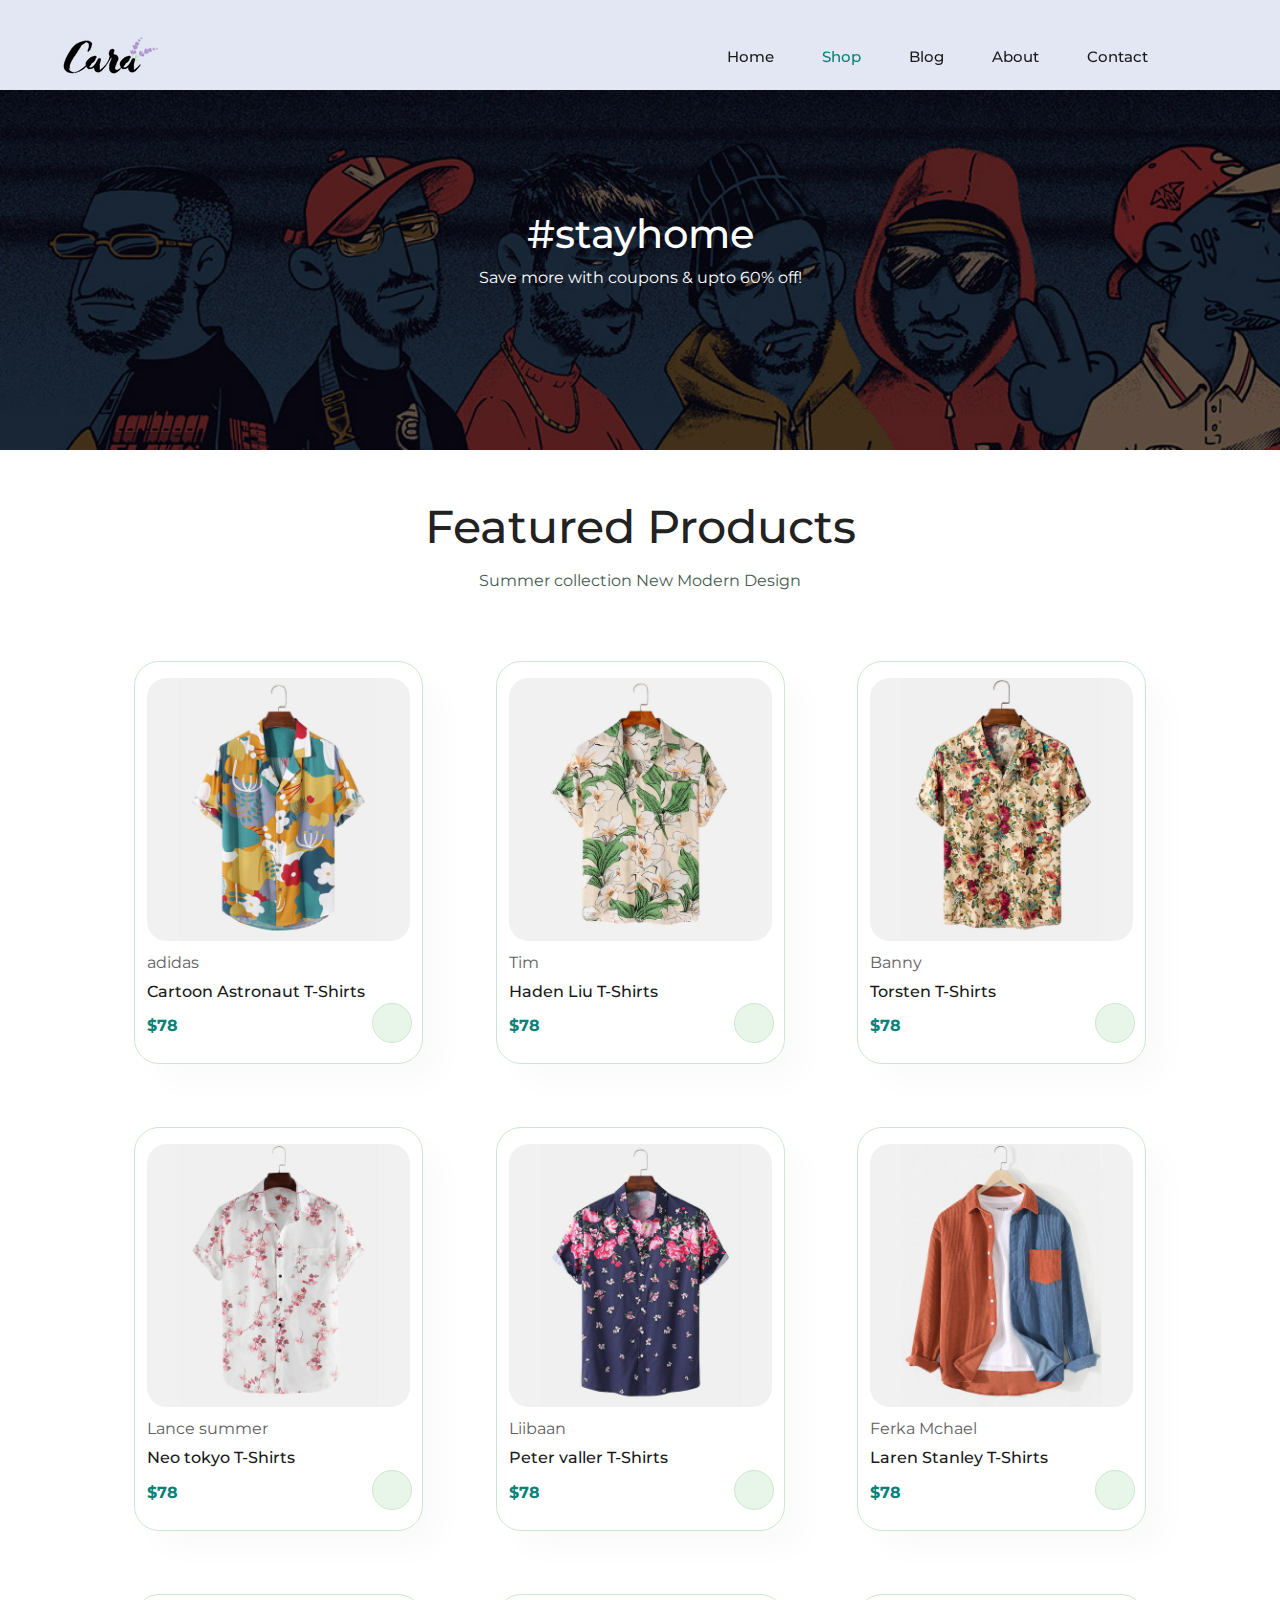
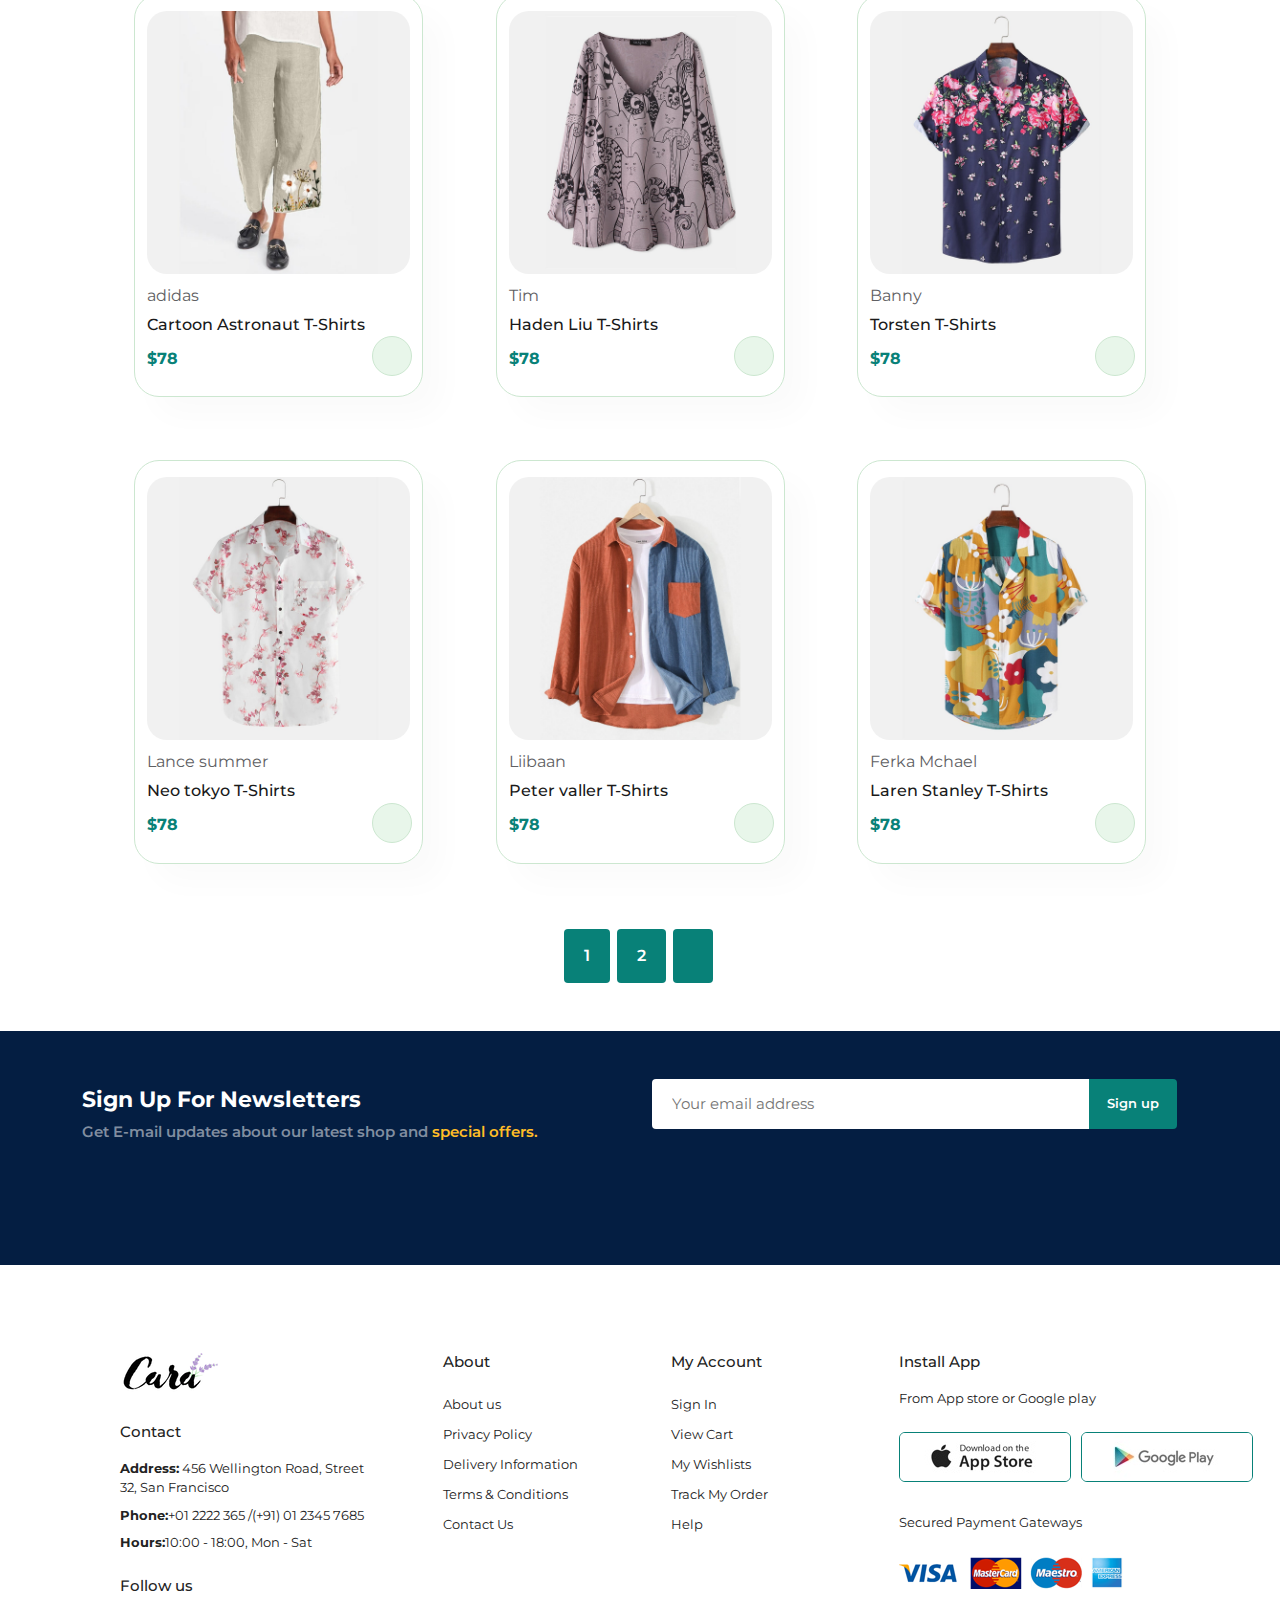
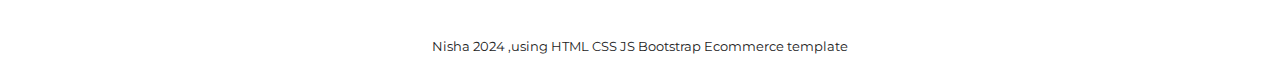
<file: shop.html>
<!DOCTYPE html>
<html lang="en">

<head>
    <meta charset="UTF-8">
    <meta name="viewport" content="width=device-width, initial-scale=1.0">
    <title>E-Commerce Website</title>
    <!-- stylesheet link -->
    <link rel="stylesheet" href="style.css">
    <!-- font awesome cdn link -->
    <link rel="stylesheet" href="https://cdnjs.cloudflare.com/ajax/libs/font-awesome/6.5.1/css/all.min.css"
        integrity="sha512-DTOQO9RWCH3ppGqcWaEA1BIZOC6xxalwEsw9c2QQeAIftl+Vegovlnee1c9QX4TctnWMn13TZye+giMm8e2LwA=="
        crossorigin="anonymous" referrerpolicy="no-referrer" />
    <!-- bootstrap link -->
    <link href="https://cdn.jsdelivr.net/npm/bootstrap@5.3.2/dist/css/bootstrap.min.css" rel="stylesheet">

</head>

<body>
    <!-- header section -->
    <section class="header p-0 pt-4">
        <nav class="navbar navbar-expand-lg  px-5">
            <div class="container-fluid">
                <a class="navbar-brand" href="#"><img src="images/feature/logo.png"></a>
                <button class="navbar-toggler" type="button" data-bs-toggle="collapse"
                    data-bs-target="#navbarSupportedContent" aria-controls="navbarSupportedContent"
                    aria-expanded="false" aria-label="Toggle navigation">
                    <span class="navbar-toggler-icon"></span>
                </button>
                <div class="collapse navbar-collapse" id="navbarSupportedContent">

                    <div class="space-section mx-auto"></div>

                    <ul class="navbar-nav  mb-2 mb-lg-0  ">
                        <li class="nav-item px-3 ">
                            <a class="nav-link active menu" aria-current="page" href="index.html">Home</a>
                        </li>
                        <li class="nav-item px-3">
                            <a class="nav-link menu" href="shop.html" id="active-cl">Shop</a>
                        </li>
                        <li class="nav-item px-3">
                            <a class="nav-link menu" href="blog.html">Blog</a>
                        </li>
                        <li class="nav-item px-3">
                            <a class="nav-link menu" href="about.html">About</a>
                        </li>
                        <li class="nav-item px-3">
                            <a class="nav-link menu" href="contact.html">Contact</a>
                        </li>
                        <li class="nav-item px-3">
                            <a class="nav-link menu" href="cart.html"><i class="fa-solid fa-bag-shopping"></i></a>
                        </li>
                    </ul>
                </div>
            </div>
        </nav>
    </section>


    <!-- banner section -->
    <section class="about-banner py-4">
        <div class="row px-4 py-5">
            <div class="col-md-12 pt-5 text-center px-5 py-5">
                <h2>#stayhome</h2>
                <p>Save more with coupons & upto 60% off!</p>
            </div>
        </div>
    </section>

    <!-- featured product -->
    <section class="featured-product section-p1">
        <div class="row">
            <div class="col-md-12 text-center">
                <h2>Featured Products</h2>
                <p>Summer collection New Modern
                    Design
                </p>
            </div>
        </div>

        <div class="row px-4 pt-5 justify-content-evenly">
            <div class="col-md-3 pro-container pt-3 section-p1 ">
                <div class="pro" onclick="window.location.href='product.html' ">
                    <img src="./images/product/f1.jpg" class="img-fluid">
                </div>
                <div class="des">
                    <span>adidas</span>
                    <h5>Cartoon Astronaut T-Shirts</h5>
                    <div class="star">
                        <i class="fas fa-star"></i>
                        <i class="fas fa-star"></i>
                        <i class="fas fa-star"></i>
                        <i class="fas fa-star"></i>
                    </div>
                    <div class="price">
                        <h4>$78</h4>
                    </div>
                    <a href="#"><i class="fa-solid fa-cart-shopping cart"></i></a>
                </div>
            </div>

            <div class="col-md-3 pro-container pt-3 section-p1 ">
                <div class="pro" onclick="window.location.href='product.html' ">
                    <img src="./images/product/f2.jpg" class="img-fluid">
                </div>
                <div class="des">
                    <span>Tim</span>
                    <h5>Haden Liu T-Shirts</h5>
                    <div class="star">
                        <i class="fas fa-star"></i>
                        <i class="fas fa-star"></i>
                        <i class="fas fa-star"></i>
                        <i class="fas fa-star"></i>
                    </div>
                    <div class="price">
                        <h4>$78</h4>
                    </div>
                    <a href="#"><i class="fa-solid fa-cart-shopping cart"></i></a>
                </div>
            </div>

            <div class="col-md-3 pro-container pt-3 section-p1 ">
                <div class="pro" onclick="window.location.href='product.html' ">
                    <img src="./images/product/f3.jpg" class="img-fluid">
                </div>
                <div class="des">
                    <span>Banny</span>
                    <h5>Torsten T-Shirts</h5>
                    <div class="star">
                        <i class="fas fa-star"></i>
                        <i class="fas fa-star"></i>
                        <i class="fas fa-star"></i>
                        <i class="fas fa-star"></i>
                    </div>
                    <div class="price">
                        <h4>$78</h4>
                    </div>
                    <a href="#"><i class="fa-solid fa-cart-shopping cart"></i></a>
                </div>
            </div>
        </div>

        <!-- 2nd row -->

        <div class="row px-4 pt-5 justify-content-evenly">
            <div class="col-md-3 pro-container pt-3 section-p1 ">
                <div class="pro" onclick="window.location.href='product.html' ">
                    <img src="./images/product/f4.jpg" class="img-fluid">
                </div>
                <div class="des">
                    <span>Lance summer</span>
                    <h5>Neo tokyo T-Shirts</h5>
                    <div class="star">
                        <i class="fas fa-star"></i>
                        <i class="fas fa-star"></i>
                        <i class="fas fa-star"></i>
                        <i class="fas fa-star"></i>
                    </div>
                    <div class="price">
                        <h4>$78</h4>
                    </div>
                    <a href="#"><i class="fa-solid fa-cart-shopping cart"></i></a>
                </div>
            </div>

            <div class="col-md-3 pro-container pt-3 section-p1 ">
                <div class="pro">
                    <img src="./images/product/f5.jpg" class="img-fluid">
                </div>
                <div class="des">
                    <span>Liibaan</span>
                    <h5>Peter valler T-Shirts</h5>
                    <div class="star">
                        <i class="fas fa-star"></i>
                        <i class="fas fa-star"></i>
                        <i class="fas fa-star"></i>
                        <i class="fas fa-star"></i>
                    </div>
                    <div class="price">
                        <h4>$78</h4>
                    </div>
                    <a href="#"><i class="fa-solid fa-cart-shopping cart"></i></a>
                </div>
            </div>

            <div class="col-md-3 pro-container pt-3 section-p1 ">
                <div class="pro">
                    <img src="./images/product/f6.jpg" class="img-fluid">
                </div>
                <div class="des">
                    <span>Ferka Mchael</span>
                    <h5>Laren Stanley T-Shirts</h5>
                    <div class="star">
                        <i class="fas fa-star"></i>
                        <i class="fas fa-star"></i>
                        <i class="fas fa-star"></i>
                        <i class="fas fa-star"></i>
                    </div>
                    <div class="price">
                        <h4>$78</h4>
                    </div>
                    <a href="#"><i class="fa-solid fa-cart-shopping cart"></i></a>
                </div>
            </div>
        </div>

        <div class="row px-4 pt-5 justify-content-evenly">
            <div class="col-md-3 pro-container pt-3 section-p1 ">
                <div class="pro">
                    <img src="./images/product/f7.jpg" class="img-fluid">
                </div>
                <div class="des">
                    <span>adidas</span>
                    <h5>Cartoon Astronaut T-Shirts</h5>
                    <div class="star">
                        <i class="fas fa-star"></i>
                        <i class="fas fa-star"></i>
                        <i class="fas fa-star"></i>
                        <i class="fas fa-star"></i>
                    </div>
                    <div class="price">
                        <h4>$78</h4>
                    </div>
                    <a href="#"><i class="fa-solid fa-cart-shopping cart"></i></a>
                </div>
            </div>

            <div class="col-md-3 pro-container pt-3 section-p1 ">
                <div class="pro">
                    <img src="./images/product/f8.jpg" class="img-fluid">
                </div>
                <div class="des">
                    <span>Tim</span>
                    <h5>Haden Liu T-Shirts</h5>
                    <div class="star">
                        <i class="fas fa-star"></i>
                        <i class="fas fa-star"></i>
                        <i class="fas fa-star"></i>
                        <i class="fas fa-star"></i>
                    </div>
                    <div class="price">
                        <h4>$78</h4>
                    </div>
                    <a href="#"><i class="fa-solid fa-cart-shopping cart"></i></a>
                </div>
            </div>

            <div class="col-md-3 pro-container pt-3 section-p1 ">
                <div class="pro">
                    <img src="./images/product/f5.jpg" class="img-fluid">
                </div>
                <div class="des">
                    <span>Banny</span>
                    <h5>Torsten T-Shirts</h5>
                    <div class="star">
                        <i class="fas fa-star"></i>
                        <i class="fas fa-star"></i>
                        <i class="fas fa-star"></i>
                        <i class="fas fa-star"></i>
                    </div>
                    <div class="price">
                        <h4>$78</h4>
                    </div>
                    <a href="#"><i class="fa-solid fa-cart-shopping cart"></i></a>
                </div>
            </div>
        </div>

        <div class="row px-4 pt-5 justify-content-evenly">
            <div class="col-md-3 pro-container pt-3 section-p1 ">
                <div class="pro">
                    <img src="./images/product/f4.jpg" class="img-fluid">
                </div>
                <div class="des">
                    <span>Lance summer</span>
                    <h5>Neo tokyo T-Shirts</h5>
                    <div class="star">
                        <i class="fas fa-star"></i>
                        <i class="fas fa-star"></i>
                        <i class="fas fa-star"></i>
                        <i class="fas fa-star"></i>
                    </div>
                    <div class="price">
                        <h4>$78</h4>
                    </div>
                    <a href="#"><i class="fa-solid fa-cart-shopping cart"></i></a>
                </div>
            </div>

            <div class="col-md-3 pro-container pt-3 section-p1 ">
                <div class="pro">
                    <img src="./images/product/f6.jpg" class="img-fluid">
                </div>
                <div class="des">
                    <span>Liibaan</span>
                    <h5>Peter valler T-Shirts</h5>
                    <div class="star">
                        <i class="fas fa-star"></i>
                        <i class="fas fa-star"></i>
                        <i class="fas fa-star"></i>
                        <i class="fas fa-star"></i>
                    </div>
                    <div class="price">
                        <h4>$78</h4>
                    </div>
                    <a href="#"><i class="fa-solid fa-cart-shopping cart"></i></a>
                </div>
            </div>

            <div class="col-md-3 pro-container pt-3 section-p1 ">
                <div class="pro">
                    <img src="./images/product/f1.jpg" class="img-fluid">
                </div>
                <div class="des">
                    <span>Ferka Mchael</span>
                    <h5>Laren Stanley T-Shirts</h5>
                    <div class="star">
                        <i class="fas fa-star"></i>
                        <i class="fas fa-star"></i>
                        <i class="fas fa-star"></i>
                        <i class="fas fa-star"></i>
                    </div>
                    <div class="price">
                        <h4>$78</h4>
                    </div>
                    <a href="#"><i class="fa-solid fa-cart-shopping cart"></i></a>
                </div>
            </div>

    </section>

    <!-- pagination  -->
    <section class="pagination pb-5 justify-content-center">
        <a href="#">1</a>
        <a href="#">2</a>
        <a href="#"><i class="fa fa-long-arrow-alt-right"></i></a>

    </section>

    <!-- Newsletter section -->
    <section class="newsletter-section">
        <div class="container">
            <div class="row justify-content-center  pt-md-5 pt-lg-5 pt-xl-5 pt-sm-1 ">
                <div class="col-md-6 newsletter  py-sm-2 align-item-center  pt-4">
                    <h4>Sign Up For Newsletters</h4>
                    <p>
                        Get E-mail updates about our latest shop and <span>special offers.</span>
                    </p>
                </div>

                <div class="col-md-6 form align-item-center">
                    <input type="text" placeholder="Your email address">
                    <button class="">Sign up</button>
                </div>
            </div>
        </div>
    </section>

    <!-- footer section -->

    <footer class="footer pt-3">
        <div class="container pt-5 pb-3">
            <div class="row justify-content-evenly">
                <div class="col-md-3 pt-4 ">
                    <img src="./images/feature/logo.png" class="logo">
                    <h4>Contact</h4>
                    <p><strong>Address:</strong> 456 Wellington Road, Street 32, San Francisco</p>
                    <p><strong>Phone:</strong>+01 2222 365 /(+91) 01 2345 7685</p>
                    <p><strong>Hours:</strong>10:00 - 18:00, Mon - Sat</p>
                    <h4 class="pt-3">Follow us</h4>
                    <div class="icon">
                        <i class="fab fa-facebook"></i>
                        <i class="fab fa-instagram"></i>
                        <i class="fab fa-twitter"></i>
                        <i class="fab fa-youtube"></i>
                        <i class="fab fa-pinterest-p"></i>
                    </div>
                </div>

                <div class="col-md-2 column pt-4">
                    <h4>About</h4>
                    <a href="#">About us</a>
                    <a href="#">Privacy Policy</a>
                    <a href="#">Delivery Information</a>
                    <a href="#">Terms & Conditions</a>
                    <a href="#">Contact Us</a>
                </div>

                <div class="col-md-2 column pt-4">
                    <h4>My Account</h4>
                    <a href="#">Sign In</a>
                    <a href="#">View Cart</a>
                    <a href="#">My Wishlists</a>
                    <a href="#">Track My Order</a>
                    <a href="#">Help</a>
                </div>

                <div class="col-md-3 column pt-4 install">
                    <h4>Install App</h4>
                    <p>From App store or Google play</p>
                    <div class="store pt-3 ">
                        <img src="./images/pay/app.jpg">
                        <img src="images/pay/play.jpg">
                    </div>
                    <p class="pt-3 pb-3">Secured Payment Gateways</p>
                    <img src="images/pay/pay.png">
                </div>

            </div>
        </div>
        <div class="row copyright">
            <div class="col-md-12 text-center pt-2 pb-2">
                <p>Nisha 2024 ,using HTML CSS JS Bootstrap Ecommerce template</p>
            </div>
        </div>
    </footer>

    <script src="script.js"></script>
    <script src="https://cdn.jsdelivr.net/npm/bootstrap@5.3.2/dist/js/bootstrap.bundle.min.js"
        integrity="sha384-C6RzsynM9kWDrMNeT87bh95OGNyZPhcTNXj1NW7RuBCsyN/o0jlpcV8Qyq46cDfL"
        crossorigin="anonymous"></script>
</body>

</html>
</file>
<file: style.css>
@import url('https://fonts.googleapis.com/css2?family=Inter:wght@100;200;300;400;500;600;700;800;900&family=Montserrat:ital,wght@0,100;0,200;0,300;0,400;0,500;0,600;0,700;0,800;0,900;1,100;1,200;1,300;1,400;1,500;1,600;1,700;1,800;1,900&display=swap');


*{
    font-family: 'Inter', sans-serif;
    font-family: 'Montserrat', sans-serif;
    margin: 0;
    padding: 0;
    box-sizing: border-box;
}



.section-p1{
    padding: 50px;
}

.section-m1{
    margin: 40px 0;
}
body{
    width: 100%;
}


.header{
    padding: 100px 80px; 
    background-color: #e3e6f3;
    position:sticky;
    top: 0;
    box-shadow:0 5px 15px rgba(0,0,0,0.06)!important; 
    z-index: 1;
    
}

.navbar-nav li a {
    font-size: 15px;
    font-weight: 500;
    color:#1a1a1a ;
}

#active-cl {
    color:#088178 !important;
}

.menu:hover{
    color:#088178 !important;  
    

}

.hamburger{
    color: #62615f;
    outline: none;

}

#navbarSupportedContent ul li a{
    font-size: 15px;
    font-weight: 500;
    color:#1a1a1a ;
     float:right; 
}


/* banner section */

.banner{
    overflow-y: hidden;
    z-index: -1;
    background-image: url(./images/feature/hero4.png);
    height: 90vh;
    overflow-x: hidden;
    background-repeat: no-repeat;
    background-size: cover;
    /* padding: 80px; */
}

.banner h1{
    font-size: 50px;
    line-height: 64px;
    color:#088178;
}

.banner h2{
    font-size: 46px;
    line-height: 54px;
    color: #222;
}

.banner h4{
    font-size: 20px;
    color: #222;
}

.banner h6{
    font-size: 12px;
    font-weight: 700;
}

.banner p{
    font-size: 16px;
    color: #465b52;
    margin: 15px 0 20px 0;
}

.banner button{
    background-image: url(./images/blog/button.png);
    background-repeat: no-repeat;
    background-size:  cover;
    font-size: 16px;
    color: #088178;
    background-color: transparent;
    border:0;
    font-weight: 600;
    padding: 14px 80px 14px 65px;  
}

.fe-box{
    margin:50px;
    width: 180px;
    text-align: center;
    padding: 25px 15px;
    box-shadow: 20px 20px 34px rgba(0,0,0,0.03);
    border:1px solid #cce7d0 ;
    border-radius: 4px;
    margin-left: 20px;
}

.fe-box:hover{
    box-shadow: 10px 10px 54px rgba(70,62,221,0.1);
}

.fe-box h6{
    display: inline-block;
    padding: 10px;
    color: #088178;
    line-height: 1;
    border-radius: 4px;
    background-color: #fddde4;
    margin-top: 30px;
}

.featured-product h2{
    font-size: 46px;
    line-height: 54px;
    color: #222;
}

.featured-product p{
    font-size: 16px;
    color: #465b52;
    margin: 15px 0 20px 0; 
}

.pro img{
    width: 100%;
    border-radius: 20px;
}

.pro-container{
    width: 23%;
    min-width: 250px;
    padding: 10px 12px;
    border: 1px solid #cce7d0;
    cursor: pointer;
    box-shadow: 20px 20px 30px rgba(0,0,0,0.02);
    border-radius: 25px;
    margin: 15px 0;
    transition: 0.2s ease;
    position: relative;

}

.pro-container:hover{
    box-shadow: 20px 20px 30px rgba(0,0,0,0.06);
}

.pro-container .des{
    padding: 10px 0;
}

.pro-container .des span{
    color: #606063;
    font-size:16px ;
}

.pro-container .des h5{
    padding-top: 7px;
    color: #1a1a1a;
    font-size: 16px;
}

.pro-container .des i{
    font-size: 14px;
    color:rgb(243,181,25);
}

.pro-container .des h4{
    padding-top:7px;
    font-size: 16px;
    font-weight: 700;
    color: #088178;
}

 .cart{
    color: #088178;
    text-align: center;
    padding-top: 13px;
    width: 40px;
    height: 40px;
    border-radius: 50%;
    line-height: 40px;
    background-color: #e8f6ea;
    font-weight: 500;
    border:1px solid #cce7d0;
    position: absolute;
    bottom: 20px;
    right: 10px;
}
.price i{
    color: #088178;
}

/* call to action section */

.banner2{
    overflow-x: hidden;
    background-image: url(images/banner/b2.jpg);
    width: 100%;
    margin-bottom: 50px;
    background-size: cover;
    background-position: center;
}

.banner2 h4{
color: #fff;
font-size: 16px;
}


.banner2 h2{
    color: white;
    font-size: 46px; 
    padding: 10px 0;
}

.banner2 h2 span{
    color: #ef3636;
}

.banner2 button{
font-size: 16px;
font-weight: 600;
padding: 15px 30px;
color: black;
background-color: white;
cursor: pointer;
border: none;
outline: none;
transition: 0.2s;

}

.banner2 button:hover{
    background-color: #088178;
    color: white;
}

/* new arrivals */

.featured-product h2{
    font-size: 46px;
    line-height: 54px;
    color: #222;
}

.featured-product p{
    font-size: 16px;
    color: #465b52;
    margin: 15px 0 20px 0; 
}

/* small banner section */

.sm-banner{
overflow-x: hidden;
}

.sm-banner1{
    background-image: url(./images/banner/b17.jpg);
    background-size: cover;
    background-repeat: no-repeat;
    height:50vh ;
    
}

.sm-banner1 .content{
    padding-left: 50px;
    padding-top: 60px;
}

.sm-banner1 .content h4{
color: #fff;
font-size: 30px;
font-weight: 800;
}

.sm-banner1 .content h2{
    color: #fff;
    font-size: 20px;
    font-weight: 400;
    }

.sm-banner1 .content p{
  color: #fff;
        font-size: 14px;
        font-weight: 500;
}

.sm-banner1 .content button{
    font-size: 15px;
    font-weight: 600;
    padding: 11px 18px;
    color:white;
    background-color: transparent;
    cursor: pointer;
    border: 1px solid #fff;
    outline: none;
    transition: 0.2s;
}

.sm-banner1:hover button{
    background-color: #088178;
    border: 1px solid #088178;

}

.sm-banner2{
    background-image: url(./images/banner/b10.jpg);
}

/* text-banner */

.tx-banner1{
background-image: url(./images/banner/b7.jpg);
background-size: cover;
background-repeat: no-repeat;
height: 35vh;
overflow-x:hidden;
}

.tx-banner2{
    background-image: url(./images/banner/b4.jpg);
    background-size: cover;
    background-repeat: no-repeat;
    height: 35vh;
    overflow-x:hidden;
    }

    .tx-banner3{
        background-image: url(./images/banner/b18.jpg);
        background-size: cover;
        background-repeat: no-repeat;
        height: 35vh;
        overflow-x:hidden;
        }

.text-banner{
    overflow-x: hidden;
    padding-bottom: 50px;
}

.tx-content{
    padding-top: 100px;
    padding-left: 200px;
}

.tx-content h2{
    color: #fff;
    font-weight: 900;
    font-size: 22px;
}

.tx-content h3{
    color: #ec544e;
    font-weight: 800;
    font-size: 15px;
}

.newsletter-section{
background-color: #041e42;
color: white;
height: 26vh;
overflow-x: hidden;
overflow-y: hidden;


}

.newsletter h4{
font-size: 22px;
font-weight: 700;
 color: #fff;
}

.newsletter p{
    font-size: 15px;
    font-weight: 600;
     color: #818ea0;
    }

    .newsletter p span{
        color: #ffbd27;
    }   

    .form input{
       height: 3.125rem;
       padding: 0 1.25em; 
       font-size: 15px;
       width: 80%;
       border: 1px solid transparent;
       border-radius: 4px;
       outline: none;
       border-top-right-radius: 0;
       border-bottom-right-radius: 0;
    }

    .form button{
    font-size: 13px;
    font-weight: 600;
    height: 3.125rem ;
    padding: 11px 18px;
    color:white;
    border: none;
    background-color: transparent;
    cursor: pointer;
    outline: none;
    transition: 0.2s;
    background-color:#088178 ;
    white-space: no-wrap;
    border-top-right-radius: 4px;
    border-bottom-right-radius: 4px;
    border-top-left-radius: 0;
       border-bottom-left-radius: 0;
    }

.form{
    width: 40%;
    display: flex;
}

.copyright{
    color: #222;
}
.footer{
    overflow-x: hidden;
}

.column{
    display: flex;
    flex-direction: column;
    align-items: flex-start;
    margin-bottom: 20px;
}

.column a{
    text-decoration: none;
    color:#222 ;
    font-size: 13px;
    line-height: 30px;
}

.column a:hover{
    color: #088178;
}

.column h4{
    font-size: 15px; 
}

.logo{
    margin-bottom: 30px;
}
footer h4{
    font-size: 15px;
    padding-bottom:10px;
    color:#222
}
footer p{
    font-size: 13px;
    margin: 0 0 8px 0;
    color:#222
}

.icon{
    color: #465b52;
    padding-right:0 10px 0 0;
    font-size: 15px;
    cursor: pointer;
}

.store{
    display: flex;
    flex-wrap: nowrap;
}

.store img{
    border: 1px solid #088178;
    border-radius: 6px;
    margin:0px 10px 15px 0 ;
}


@media(max-width:1000px){
    .banner{
        height: 75vh;
        padding: 0 0px;
        background-position: top 30% right 30%;
        
    }

    
}

/* shop page */

.about-banner{
background-image: url(images/banner/b1.jpg);
width: 100%;
height: 40vh;
background-size: cover;
overflow-x: hidden;
overflow-y: hidden;

}

.about-banner h2, p{
    color: white;
}

.about-banner h2{
    font-size: 40px;
}

.pagination{
    text-align:center;
    overflow-x: hidden;

}

.pagination a{
    text-decoration: none;
    text-align: center;
    background-color: #088178;
    padding: 15px 20px;
    border-radius: 4px;
    color: #fff;
    font-weight: 600;
    margin: 0 5px 0 2px
}
 
/* single product */

#productdetails{
    overflow-x: hidden;
    
}

#main-img{
    height:90vh;
}

.sm-img{
    border-radius: 10px;
    background-size: cover;
}

.single-pro-details{
    padding-left: 40px!important;
    padding-top: 50px;
}

.single-pro-details h4{
 padding: 30px 0 15px 0; 
}

.single-pro-details h2{
    font-size: 26px;
    padding-bottom: 10px;
   }

   .single-pro-details select{
   display: block;
   padding: 5px 10px;
   margin-bottom: 20px;
   outline: none;
   }

   .single-pro-details input{
    width: 50px;
    height: 47px;
    padding-left: 10px;
    font-size: 16px;
    margin-right: 10px;
    border-radius: 4px;
   }

   .single-pro-details input:focus{
    outline: none;
   }

   .single-pro-details button{
    font-size: 13px;
    font-weight: 600;
    height: 3.125rem ;
    border-radius: 4px;
    padding: 11px 18px;
    color:white;
    border: none;
    background-color: transparent;
    cursor: pointer;
    outline: none;
    transition: 0.2s;
    background-color:#088178 ;
   }

   .single-pro-details span{
    line-height: 25px;
   }

   @media(max-width:580px){
    .sm-img{
        display: none;
    }
   }


/* blog page */
.blog-content{
    overflow-x: hidden;
    padding-top: 80px;
}
.blog-banner{
    background-image: url(images/banner/b19.jpg);
    overflow-x: hidden;
    background-size: cover;
    background-repeat: no-repeat;
}

.blog-box{
overflow-x: hidden;
position: relative;
}

.blog-img{
    width: 50%; 
}

.blog-box img{
    width: 100%;
    height: 300px;
    object-fit: cover;
    overflow-x: hidden;
}

.blog-details{
width: 50%;
padding-top: 70px;
}

.blog-details a{
    text-decoration: none;
    font-size: 14px;
    color: #000;
    font-weight: 700;
    transition: 0.3s;
}

.blog-details a:hover{
    color: #088178;
}

.blog-details p{
color: #000;
}

.blog-content .blog-box h1{
position: absolute;
top: -20px;
left: 80px;
font-size: 80px;
font-weight: 700;
color: #c9cbce;
z-index: -1;
}
     

@media(max-width:760px){
    .blog-details{
        padding-left: 50px!important;
    }

    .blog-content .blog-box h1{
        top: -20px;
        left: 40px;
    }
   }

   /* about page */
   .about{
    background-image: url(images/about/banner.png);
    overflow-x: hidden;
    background-size: cover;
    background-repeat: no-repeat;
}

.about-details h1{
    font-size: 50px;
}

.about-details p{
    font-size: 15px;
    line-height: 25px;
    color: #000;
}

@media(max-width:760px){
    .about-details{
        padding-left: 40px!important;
        
    }
    .about-img{
        display:none;
    }
    marquee{
        display:none;
    }
   }

   @media(max-width:1200px){
    
     .about-details{
        padding-left: 0px!important;
        
    }
}

   @media(max-width:1400px){
    
    .about-img{
        display:none;
    }

    .about-details{
        padding-left: 40px!important;
        
    }

   }
   


/* contact page */
.contact-section{
    overflow-x: hidden;
    padding-top: 30px;
}

.map{
width: 55%;
height: 500px;
}

@media(max-width:600px){
    
    .contact-details{
       padding-left: 20px!important;
       padding-right: 20px!important;  
   }

   .map{
    padding-right: 20px!important; 
   }
}

.contact-details span{
    font-size: 12px;
}

.contact-details h2{
    font-size: 26px;
    line-height: 35px;
    padding: 10px 0;
}


.contact-details h3{
    font-size: 16px;
    padding-bottom: 10px;
}

.contact-details li{
    list-style: none;
    display: flex;
}

.contact-details li i{
    font-size: 14px;
    padding-right: 22px;
}

.contact-details p{
    color: #000;
    font-size: 14px;
}

.form-section{
    overflow-x: hidden;
}
.form-details form{
    display: flex;
    flex-direction: column;
    padding-bottom: 50px;
    
}

.form-details form span{
    font-size: 12px; 
}

.form-details form h2{
    font-size: 26px;
    line-height: 35px;
    padding: 10px 0;
}

.form-details form input {
padding: 10px 10px;
margin: 10px 0;
outline: none;
border:1px solid rgb(227, 223, 223);
border-radius: 2px;
}

.form-details form textarea{
    padding: 10px 10px;
    margin: 10px 0; 
    outline: none;
    border:1px solid #e1e1e1;
border-radius: 2px;
}

.form-details form button{
    padding: 15px 10px;
    margin: 10px 0; 
    font-size: 16px;
    font-weight: 600;
    height: 44px;
    width: 25%;
    padding: 5px 0;
    outline: none;
    background-color: #088178;
    color: white;
    border: none;
}

.people{
    display: flex;
    border: 1px solid #f0efef;
    box-shadow: 1px solid rgba(0,0,0,0.06);
    padding: 20px;
    margin-right: 10px;
    margin-bottom: 20px;
    margin-left: 20px;

}

.people img{
    width: 65px;
    height: 65px;
    object-fit: cover;
    margin-right: 20px;
}

.people p{
    margin: 0;
    font-size: 13px;
    line-height: 25px;
    color: #000;
    margin-left: 10px;
}

.people p span{
    display: block;
    font-size: 16px;
    font-weight: 600;
    color: #000;
}

@media(max-width:600px){
   .people{
    padding-right: 0px!important; 
    padding-left: 0px;
    overflow-x: hidden;
   }
}

/* cart page */
#cart-container table{
    border-collapse: collapse;
    width: 100%;
    table-layout: fixed;
}

#cart-container table thead{
    font-weight: 700;
    font-size: 14px;
    color: #62615f;
}

#cart-container table thead td{
    background-color: #e3e6f3;
    border: none;
   padding: 10px 0;
}

#cart-container table td{
    border: 1px solid #b6b3b3;
    text-align: center;
    padding: 15px;
    padding-left: 10px;
}

#cart-container table td h5{
    font-size: 14px;
    color: #62615f;
}

#cart-container table td img{
    height: 65px;
    width: 65px;
}

#cart-container table td input{
    width: 50px;
    font-size: 14px;
    padding-left: 10px;
    color: #62615f;
    border: 1px solid #62615f;
}

#cart-container table td a i{
    color: #8d8c89;
}

@media(max-width:1000px){
    #cart-container table td input{
        width: 30px!important;
        font-size: 12px;
        padding-left: 5px;
    }

    #cart-container table td img{
        width: 50px;
        height: 50px;
    }

    #cart-container table td h5{
        font-size: 12px;
    }
 }

 #cart-bottom .coupon div,
 #cart-bottom .total div{
    border: 1px solid #b6b3b3;
 }

 #cart-bottom .coupon h5,
 #cart-bottom .total h5{
    font-size: 14px;
    color: #62615f;
    padding: 10px 12px;
    font-weight: 700;
 }

 #cart-bottom .coupon p,
 #cart-bottom .coupon input{
    font-size: 14px;
    color: #62615f;
padding: 0 12px;
 }

 #cart-bottom .coupon input{
    height: 44px;
    margin: 0 0 20px 12px;
    border: 1px solid #b6b3b3;
 }

 #cart-bottom .coupon button, 
 #cart-bottom .total button
 {
    font-size: 13px;
    font-weight: 600;
    height: 44px ;
    padding: 11px 18px;
    color:white;
    border: none;
    cursor: pointer;
    outline: none;
    transition: 0.2s;
    background-color:#088178 ;
 }

 #cart-bottom .total div>div{
    padding: 0px 12px;
    border: none;
 }

 #cart-bottom .total h6{
    color: #2a2a2a;
 }

 #cart-bottom .total p{
    color: #2a2a2a;
 }
 .second-hr{
    background:#b8b7b3;
    height: 1px;
 }
 #cart-bottom .total div button{
    margin:0 12px 20px 0;
    display: flex;
    justify-content: flex-end !important;
    align-self: flex-end;
 }
</file>
